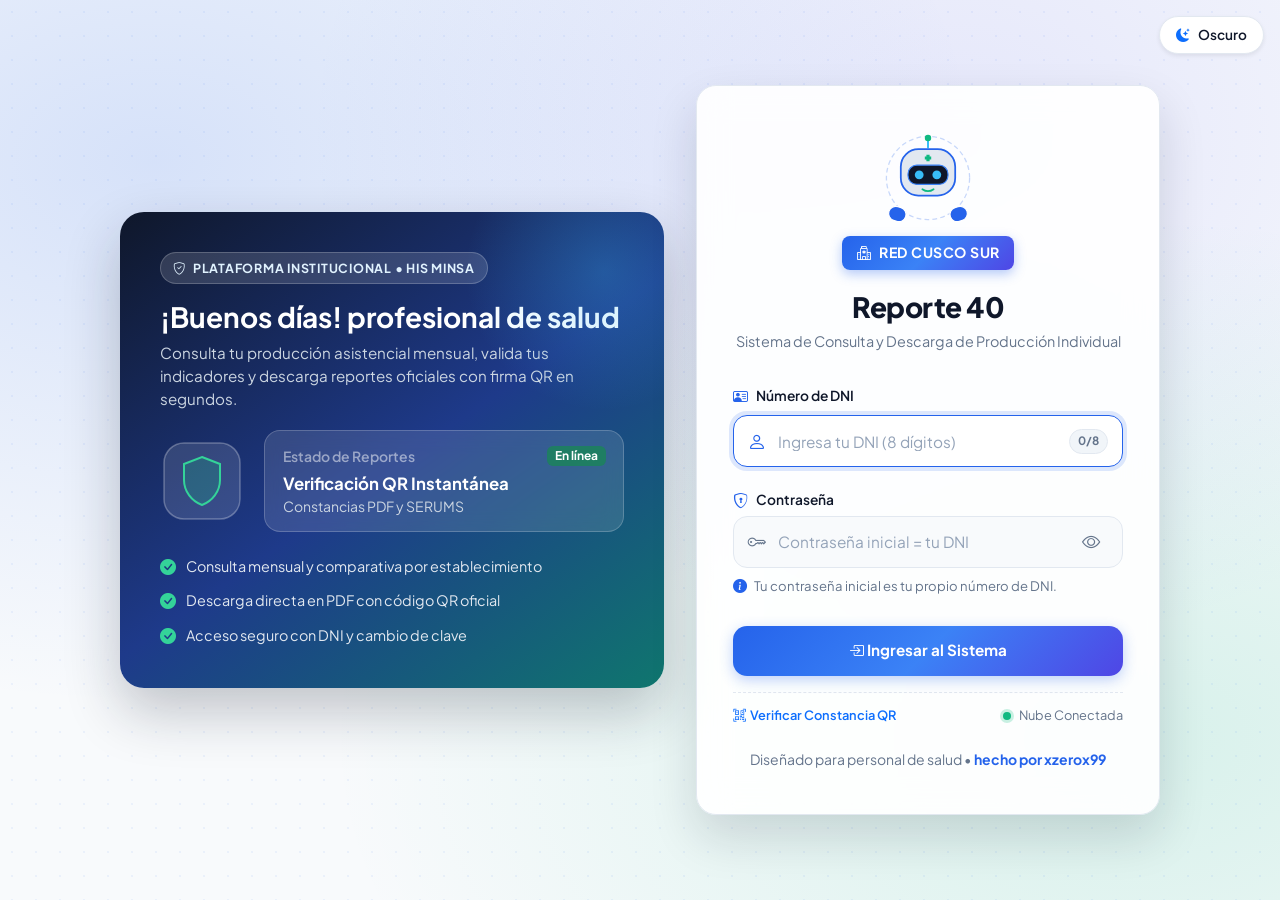
<file: index.html>
<!DOCTYPE html>
<html lang="es" data-theme="light">

<head>
  <meta charset="UTF-8">
  <meta name="viewport" content="width=device-width, initial-scale=1.0">
  <title>Acceso al Sistema — Reporte 40</title>

  <!-- Google Fonts: Plus Jakarta Sans -->
  <link rel="preconnect" href="https://fonts.googleapis.com">
  <link rel="preconnect" href="https://fonts.gstatic.com" crossorigin>
  <link href="https://fonts.googleapis.com/css2?family=Plus+Jakarta+Sans:wght@400;500;600;700;800&display=swap"
    rel="stylesheet">

  <!-- Bootstrap 5 CSS & Bootstrap Icons -->
  <link href="https://cdn.jsdelivr.net/npm/bootstrap@5.3.3/dist/css/bootstrap.min.css" rel="stylesheet">
  <link href="https://cdn.jsdelivr.net/npm/bootstrap-icons@1.11.3/font/bootstrap-icons.min.css" rel="stylesheet">

  <!-- Estilos del Sistema -->
  <link rel="stylesheet" href="css/styles.css?v=2.4">

  <!-- PWA Manifest & Meta -->
  <link rel="manifest" href="manifest.json">
  <meta name="theme-color" content="#2563eb">

  <!-- Datos del Sistema (Carga diferida para primer pintado instantáneo) -->
  <script src="data/demo_data.js" defer></script>
</head>

<body>

  <!-- Botón flotante para cambiar tema Claro/Oscuro -->
  <div class="position-fixed top-0 end-0 p-3" style="z-index: 1050;">
    <button class="theme-toggle-btn shadow-sm" type="button" aria-label="Cambiar tema">
      <i class="bi bi-moon-stars-fill text-primary"></i> <span>Oscuro</span>
    </button>
  </div>

  <div class="login-container login-split-layout">
    <div class="login-bg-mesh" aria-hidden="true"></div>
    <div class="login-split-grid">
      <!-- Panel Hero Institucional (Desktop) -->
      <div class="login-hero-panel fade-in" aria-hidden="true">
        <div class="login-hero-kicker">
          <i class="bi bi-shield-check"></i> Plataforma Institucional • HIS MINSA
        </div>
        <h2 class="h3 fw-bold mt-3 mb-2 text-white" id="loginGreeting">Bienvenido(a)</h2>
        <p class="mb-0" style="color: #cbd5e1; font-size: 0.95rem;">
          Consulta tu producción asistencial mensual, valida tus indicadores y descarga reportes oficiales con firma QR en segundos.
        </p>

        <div class="login-hero-svg-wrap">
          <svg width="84" height="84" viewBox="0 0 84 84" fill="none" xmlns="http://www.w3.org/2000/svg">
            <rect x="4" y="4" width="76" height="76" rx="20" fill="rgba(255,255,255,0.12)" stroke="rgba(255,255,255,0.28)" stroke-width="1.5"/>
            <path d="M42 18L60 25V41C60 52.5 52.2 62.3 42 66C31.8 62.3 24 52.5 24 41V25L42 18Z" fill="rgba(16,185,129,0.22)" stroke="#34d399" stroke-width="2"/>
            <path class="login-hero-ecg" d="M26 42H34L38 33L43 51L47 38L50 42H58" stroke="#f8fafc" stroke-width="2.4" stroke-linecap="round" stroke-linejoin="round"/>
          </svg>
          <div class="login-hero-float-card flex-grow-1">
            <div class="d-flex justify-content-between align-items-center mb-1">
              <span class="small fw-semibold text-white-50">Estado de Reportes</span>
              <span class="badge bg-success bg-opacity-75 text-white">En línea</span>
            </div>
            <div class="fw-bold text-white" style="font-size: 1.05rem;">Verificación QR Instantánea</div>
            <div class="small" style="color: #cbd5e1;">Constancias PDF y SERUMS</div>
          </div>
        </div>

        <div class="login-hero-highlights">
          <div class="login-hero-highlight">
            <i class="bi bi-check-circle-fill"></i>
            <span>Consulta mensual y comparativa por establecimiento</span>
          </div>
          <div class="login-hero-highlight">
            <i class="bi bi-check-circle-fill"></i>
            <span>Descarga directa en PDF con código QR oficial</span>
          </div>
          <div class="login-hero-highlight">
            <i class="bi bi-check-circle-fill"></i>
            <span>Acceso seguro con DNI y cambio de clave</span>
          </div>
        </div>
      </div>

      <div class="login-card login-card-glass fade-in" id="loginCardEl">
        <div class="login-header">
          <div id="medbotAvatar" class="medbot-wrap" data-state="idle" aria-hidden="true">
            <svg viewBox="0 0 120 120" class="medbot-svg">
              <circle cx="60" cy="60" r="52" class="medbot-ring"/>
              <line x1="60" y1="22" x2="60" y2="12" stroke="#38bdf8" stroke-width="2.5" stroke-linecap="round"/>
              <circle cx="60" cy="10" r="4" fill="#10b981"/>
              <rect x="26" y="24" width="68" height="58" rx="22" class="medbot-head"/>
              <path d="M58 31h4v8h-4zM56 33h8v4h-8z" fill="#10b981"/>
              <rect x="35" y="44" width="50" height="24" rx="11" class="medbot-visor"/>
              <g id="medbotPupils" class="medbot-pupil-wrap">
                <circle cx="49" cy="56" r="5.5" class="medbot-eye"/>
                <circle cx="71" cy="56" r="5.5" class="medbot-eye"/>
              </g>
              <path d="M53 74 Q60 79 67 74" fill="none" stroke="#10b981" stroke-width="2.2" stroke-linecap="round"/>
              <g class="medbot-hand-l">
                <rect x="22" y="64" width="22" height="18" rx="9" class="medbot-hand-rect"/>
              </g>
              <g class="medbot-hand-r">
                <rect x="76" y="64" width="22" height="18" rx="9" class="medbot-hand-rect"/>
              </g>
            </svg>
          </div>
          <div class="brand-badge mb-2">
            <i class="bi bi-hospital"></i> RED CUSCO SUR
          </div>
          <h1>Reporte 40</h1>
          <p>Sistema de Consulta y Descarga de Producción Individual</p>
        </div>

      <!-- Alertas -->
      <div id="loginAlert" class="alert-elegant d-none" role="alert"></div>

      <form id="loginForm" autocomplete="off">

        <!-- Campo DNI Elegante -->
        <div class="form-group-elegant">
          <label for="dniInput" class="form-label-elegant">
            <i class="bi bi-person-vcard"></i> Número de DNI
          </label>
          <div class="input-container-elegant">
            <span class="input-icon-lead">
              <i class="bi bi-person"></i>
            </span>
            <input type="text" id="dniInput" inputmode="numeric" placeholder="Ingresa tu DNI (8 dígitos)" maxlength="15" required autofocus>
            <span id="dniValidBadge" class="dni-valid-pill" aria-live="polite">0/8</span>
          </div>
        </div>

        <!-- Campo Contraseña Elegante -->
        <div class="form-group-elegant">
          <div class="d-flex justify-content-between align-items-center mb-1">
            <label for="passwordInput" class="form-label-elegant mb-0">
              <i class="bi bi-shield-lock"></i> Contraseña
            </label>
          </div>
          <div class="input-container-elegant">
            <span class="input-icon-lead">
              <i class="bi bi-key"></i>
            </span>
            <input type="password" id="passwordInput" placeholder="Contraseña inicial = tu DNI" required>
            <button class="btn-eye-toggle" type="button" id="togglePasswordBtn" title="Mostrar u ocultar contraseña">
              <i class="bi bi-eye"></i>
            </button>
          </div>
          <div class="input-hint-elegant">
            <i class="bi bi-info-circle-fill"></i>
            <span>Tu contraseña inicial es tu propio número de DNI.</span>
          </div>
        </div>

        <button type="submit" class="btn-primary-custom w-100 mt-2" id="loginSubmitBtn">
          <span id="btnText"><i class="bi bi-box-arrow-in-right"></i> Ingresar al Sistema</span>
          <span id="btnSpinner" class="spinner-border spinner-border-sm d-none" role="status" aria-hidden="true"></span>
        </button>
      </form>

      <div class="login-utility-row">
        <a href="validar.html" class="text-decoration-none fw-semibold text-primary d-inline-flex align-items-center gap-1">
          <i class="bi bi-qr-code-scan"></i> Verificar Constancia QR
        </a>
        <span id="loginConnBadge" class="text-muted d-inline-flex align-items-center gap-2">
          <span class="status-dot-live" aria-hidden="true"></span>
          <span>Sistema Activo</span>
        </span>
      </div>

      <div class="mt-3 pt-2 text-center small text-muted">
        <span>Diseñado para personal de salud</span> • <span class="footer-author">hecho por xzerox99</span>
      </div>
      </div>
    </div>
  </div>

  <!-- Scripts -->
  <script src="js/config.js?v=2.4"></script>
  <script src="js/utils.js?v=2.4"></script>
  <script src="js/theme.js?v=2.4"></script>
  <script src="js/auth.js?v=2.4"></script>
  <script src="js/api.js?v=2.4"></script>
  <script src="js/pwa.js?v=2.4"></script>

  <script>
    document.addEventListener("DOMContentLoaded", () => {
      // Si ya hay sesión activa, redirigir
      const user = Auth.getCurrentUser();
      if (user) {
        if (Auth.isAdmin()) {
          window.location.href = "admin.html";
        } else {
          window.location.href = "dashboard.html";
        }
        return;
      }

      const loginForm = document.getElementById("loginForm");
      const loginCardEl = document.getElementById("loginCardEl");
      const loginGreeting = document.getElementById("loginGreeting");
      const dniInput = document.getElementById("dniInput");
      const passwordInput = document.getElementById("passwordInput");
      const togglePasswordBtn = document.getElementById("togglePasswordBtn");
      const loginAlert = document.getElementById("loginAlert");
      const btnText = document.getElementById("btnText");
      const btnSpinner = document.getElementById("btnSpinner");
      const loginSubmitBtn = document.getElementById("loginSubmitBtn");

      if (loginGreeting && typeof Utils !== "undefined" && typeof Utils.getGreeting === "function") {
        loginGreeting.textContent = `${Utils.getGreeting()} profesional de salud`;
      }

      const medbotAvatar = document.getElementById("medbotAvatar");
      const medbotPupils = document.getElementById("medbotPupils");
      const dniValidBadge = document.getElementById("dniValidBadge");
      const loginConnBadge = document.getElementById("loginConnBadge");

      if (loginConnBadge && typeof CONFIG !== "undefined") {
        const isOnlineMode = CONFIG.API_URL && CONFIG.API_URL.trim().length > 10;
        loginConnBadge.innerHTML = `<span class="status-dot-live" aria-hidden="true"></span><span>${isOnlineMode ? "Nube Conectada" : "Modo Local"}</span>`;
      }

      function setMedbotState(state) {
        if (medbotAvatar) medbotAvatar.setAttribute("data-state", state);
      }

      function updateDniBadge() {
        if (!dniValidBadge) return;
        const cleanLen = dniInput.value.trim().length;
        if (cleanLen >= 8) {
          dniValidBadge.classList.add("is-valid");
          dniValidBadge.innerHTML = '<i class="bi bi-check-lg"></i> Válido';
        } else {
          dniValidBadge.classList.remove("is-valid");
          dniValidBadge.textContent = `${cleanLen}/8`;
        }
      }

      function updateMedbotGaze() {
        updateDniBadge();
        if (!medbotPupils) return;
        const len = Math.min(dniInput.value.length, 10);
        const offsetX = -3.5 + (len / 10) * 7;
        medbotPupils.style.transform = `translate(${offsetX.toFixed(2)}px, 2.5px)`;
      }

      function resetMedbotGaze() {
        if (medbotPupils) medbotPupils.style.transform = "translate(0px, 0px)";
      }

      dniInput.addEventListener("focus", () => {
        setMedbotState("dni");
        updateMedbotGaze();
      });
      dniInput.addEventListener("input", updateMedbotGaze);
      dniInput.addEventListener("blur", () => {
        resetMedbotGaze();
        if (document.activeElement !== passwordInput) setMedbotState("idle");
      });

      passwordInput.addEventListener("focus", () => {
        resetMedbotGaze();
        setMedbotState(passwordInput.getAttribute("type") === "text" ? "peek" : "pass");
      });
      passwordInput.addEventListener("blur", () => {
        setTimeout(() => {
          if (document.activeElement !== passwordInput && document.activeElement !== togglePasswordBtn) {
            setMedbotState("idle");
          }
        }, 120);
      });

      function triggerLoginShake() {
        if (!loginCardEl) return;
        loginCardEl.classList.remove("login-shake");
        void loginCardEl.offsetWidth;
        loginCardEl.classList.add("login-shake");
      }

      // Ver / ocultar contraseña
      togglePasswordBtn.addEventListener("click", () => {
        const isPassword = passwordInput.getAttribute("type") === "password";
        passwordInput.setAttribute("type", isPassword ? "text" : "password");
        togglePasswordBtn.innerHTML = isPassword ? '<i class="bi bi-eye-slash"></i>' : '<i class="bi bi-eye"></i>';
        setMedbotState(isPassword ? "peek" : "pass");
      });

      // Manejo de Login
      loginForm.addEventListener("submit", async (e) => {
        e.preventDefault();
        const dni = dniInput.value.trim();
        const password = passwordInput.value.trim();

        if (!dni || !password) return;

        loginAlert.className = "alert-elegant d-none";
        loginSubmitBtn.disabled = true;
        btnText.classList.add("d-none");
        btnSpinner.classList.remove("d-none");

        try {
          const res = await Api.callAppsScript("login", { dni, password });

          if (res.success && res.user) {
            Auth.setSession(res.user, res.token || null);
            try {
              if (typeof res.isDefaultPassword === "boolean") {
                sessionStorage.setItem("reporte40_is_default_pass", res.isDefaultPassword ? "1" : "0");
              } else {
                sessionStorage.removeItem("reporte40_is_default_pass");
              }
            } catch (e) { }
            if (res.ipress_control && typeof res.ipress_control === "object") {
              try {
                localStorage.setItem("reporte40_ipress_control", JSON.stringify(res.ipress_control));
                if (window.DEMO_DATA) window.DEMO_DATA.ipress_control = res.ipress_control;
              } catch (e) { }
            }
            if (res.anios_habilitados && Array.isArray(res.anios_habilitados)) {
              try {
                localStorage.setItem("reporte40_anios_habilitados", JSON.stringify(res.anios_habilitados));
              } catch (e) { }
            }
            if (res.comunicado && typeof res.comunicado === "object") {
              try {
                localStorage.setItem("comunicado_reporte40", JSON.stringify(res.comunicado));
              } catch (e) { }
            }
            loginAlert.className = "alert-elegant alert-success-elegant fade-in";
            loginAlert.innerHTML = `<i class="bi bi-check-circle-fill"></i> <span>¡Bienvenido(a), ${Utils.escapeHtml(res.user.nombre)}! Redirigiendo...</span>`;
            setMedbotState("success");

            btnSpinner.classList.add("d-none");
            btnText.classList.remove("d-none");
            btnText.innerHTML = `<svg width="20" height="20" viewBox="0 0 24 24" fill="none" class="me-1" style="vertical-align:-4px;"><circle cx="12" cy="12" r="10" fill="rgba(16,185,129,0.2)" stroke="#34d399" stroke-width="2"/><path class="login-success-check" d="M7.5 12.5L10.5 15.5L16.5 9.5" stroke="#ffffff" stroke-width="2.4" stroke-linecap="round" stroke-linejoin="round"/></svg> Acceso verificado`;

            setTimeout(() => {
              if (loginCardEl) loginCardEl.classList.add("login-card-exit");
            }, 340);

            setTimeout(() => {
              if (res.user.rol === "admin" || res.user.dni === CONFIG.ADMIN_DEFAULT_DNI) {
                window.location.href = "admin.html";
              } else {
                window.location.href = "dashboard.html";
              }
            }, 650);
          } else {
            loginAlert.className = "alert-elegant alert-danger-elegant fade-in";
            loginAlert.innerHTML = `<i class="bi bi-exclamation-triangle-fill"></i> <span>${Utils.escapeHtml(res.message || "Credenciales incorrectas")}</span>`;
            setMedbotState("error");
            triggerLoginShake();
            loginSubmitBtn.disabled = false;
            btnText.classList.remove("d-none");
            btnSpinner.classList.add("d-none");
          }
        } catch (err) {
          loginAlert.className = "alert-elegant alert-danger-elegant fade-in";
          loginAlert.innerHTML = `<i class="bi bi-exclamation-octagon-fill"></i> <span>Error al conectar con el servidor. Intenta de nuevo.</span>`;
          setMedbotState("error");
          triggerLoginShake();
          loginSubmitBtn.disabled = false;
          btnText.classList.remove("d-none");
          btnSpinner.classList.add("d-none");
        }
      });
    });
  </script>
</body>

</html>
</file>
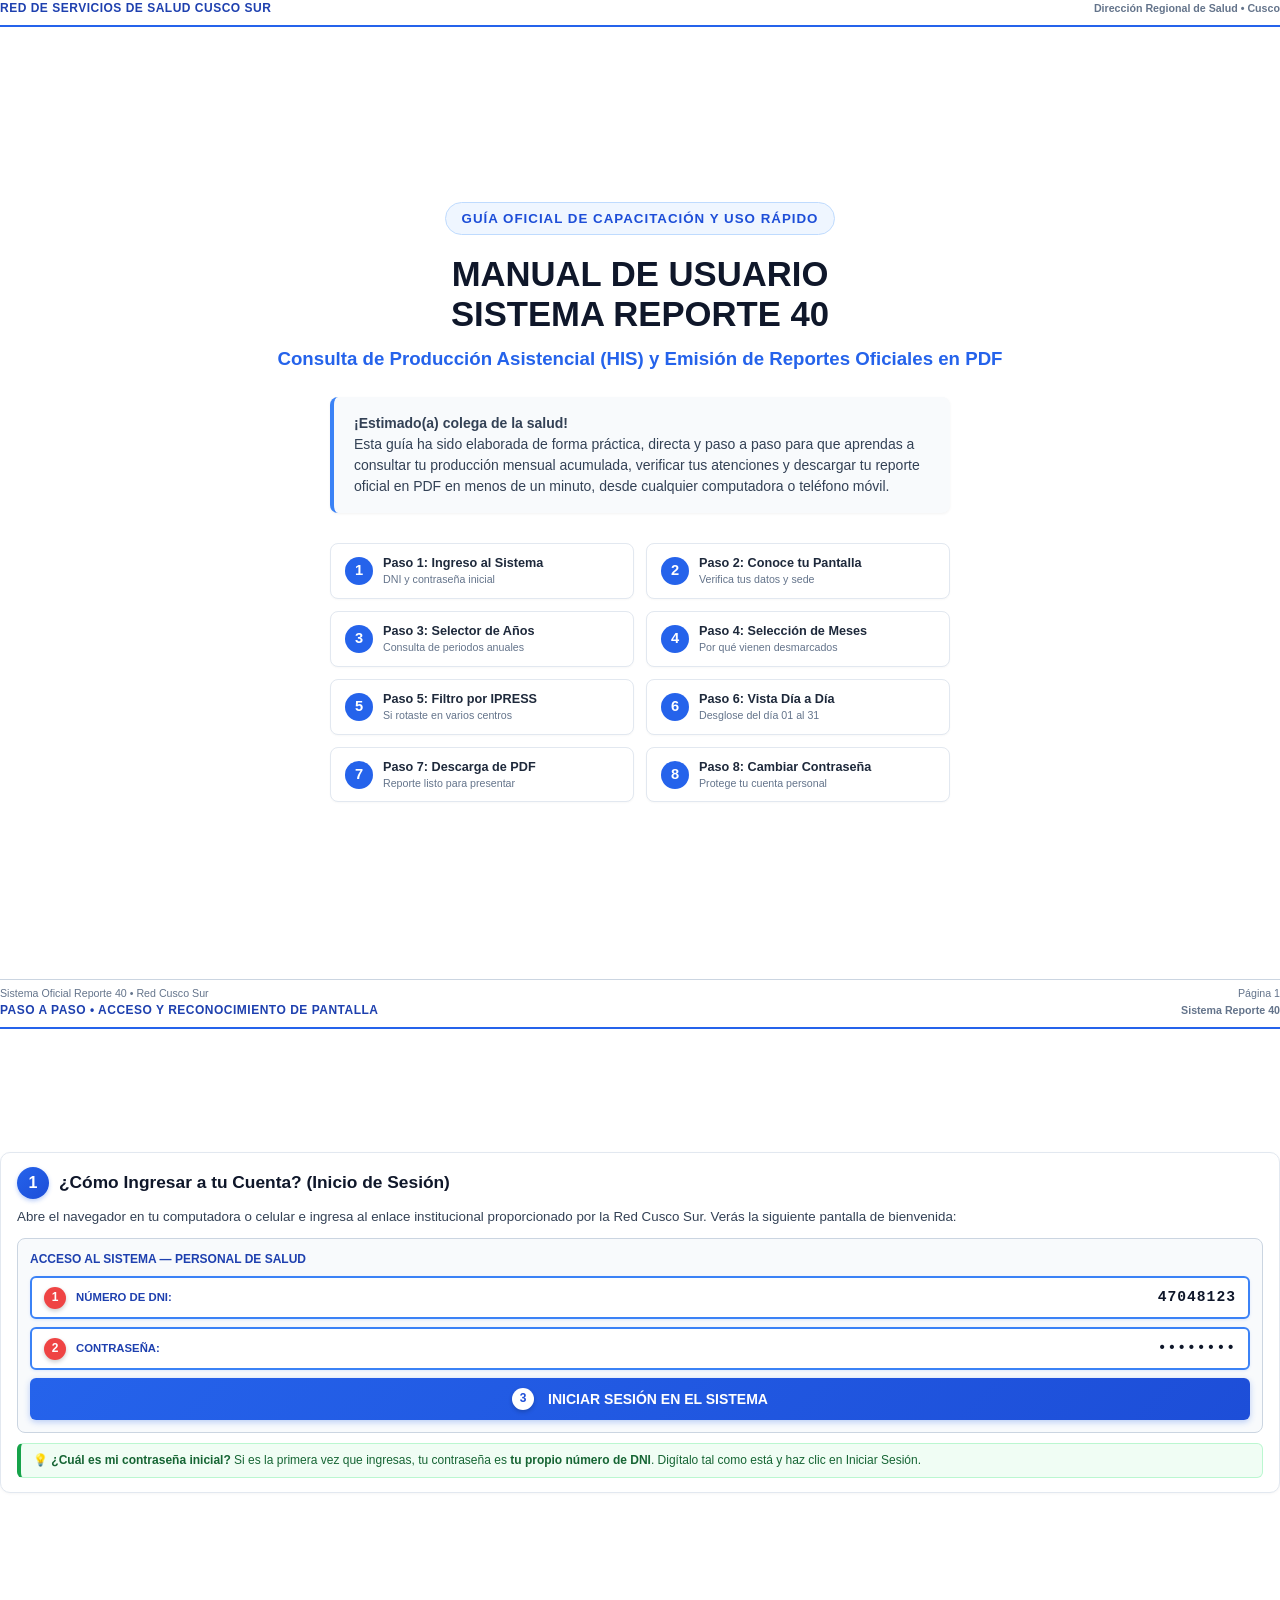
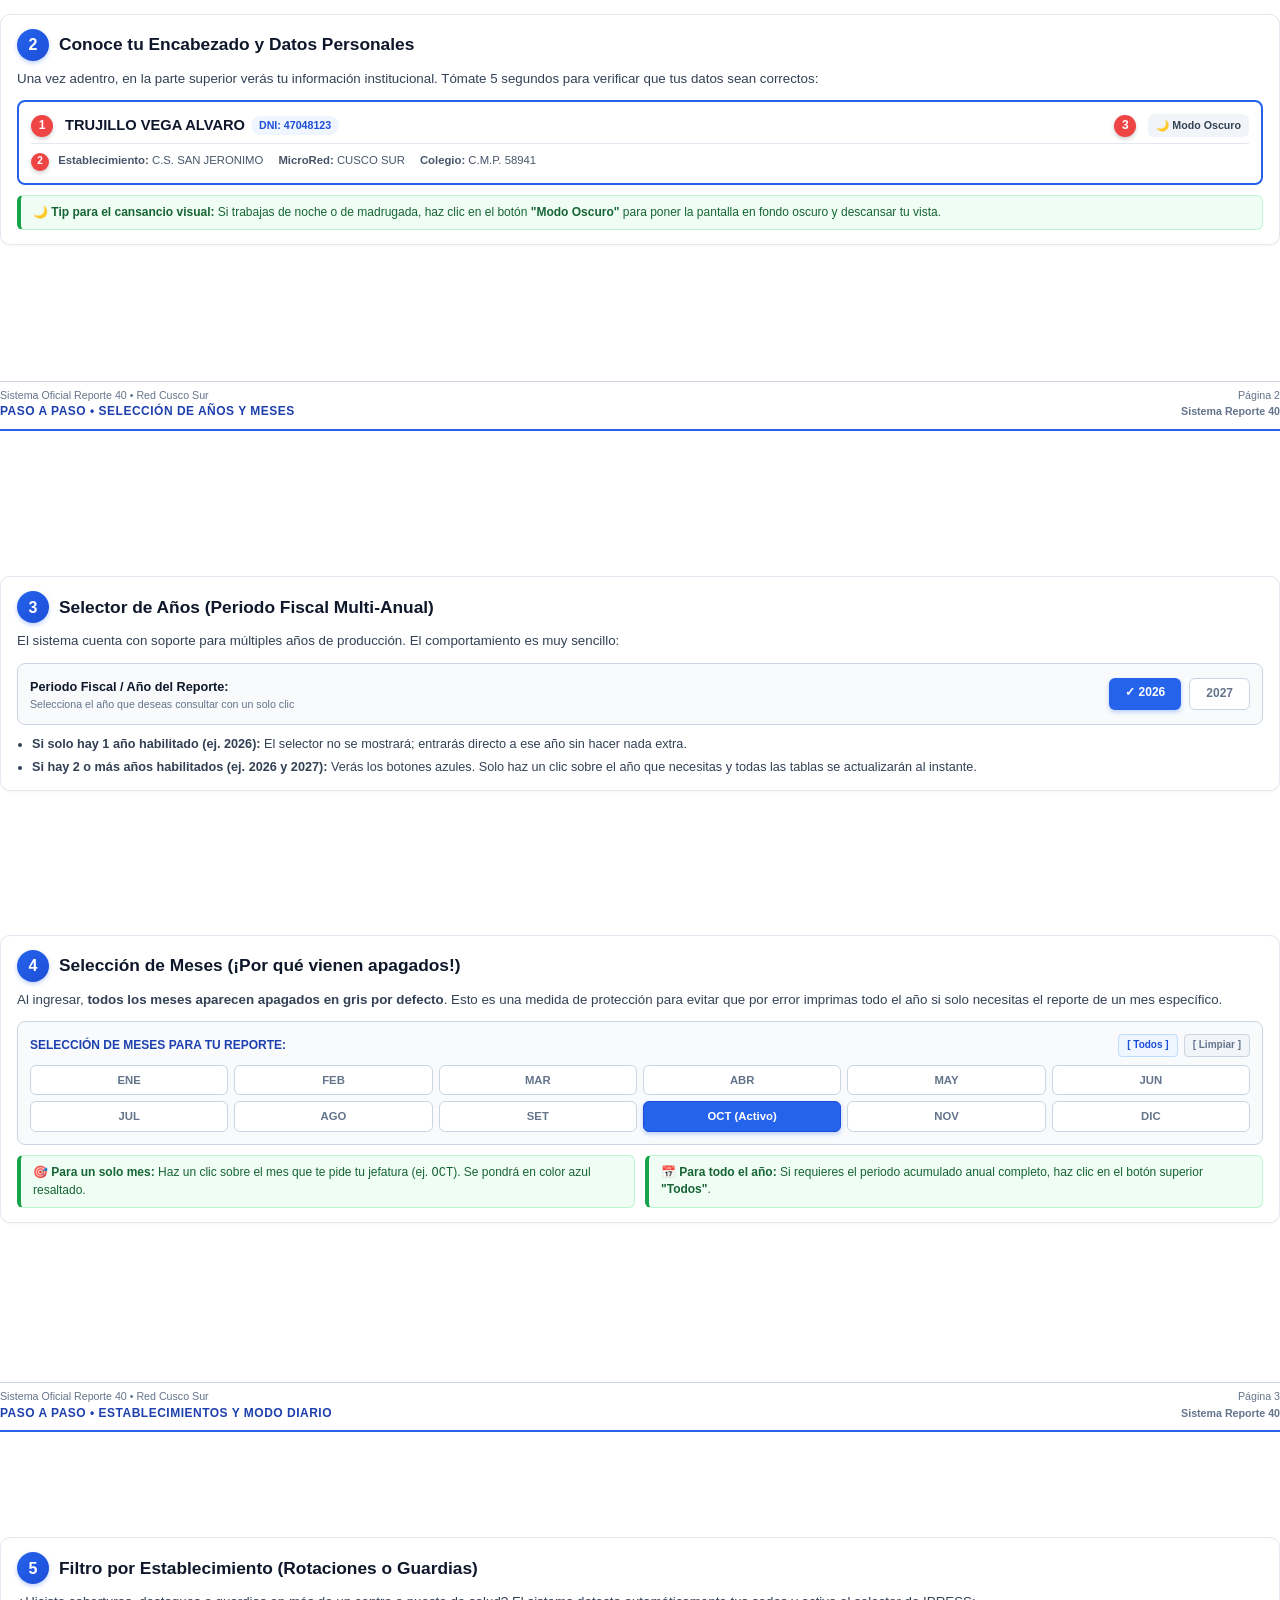
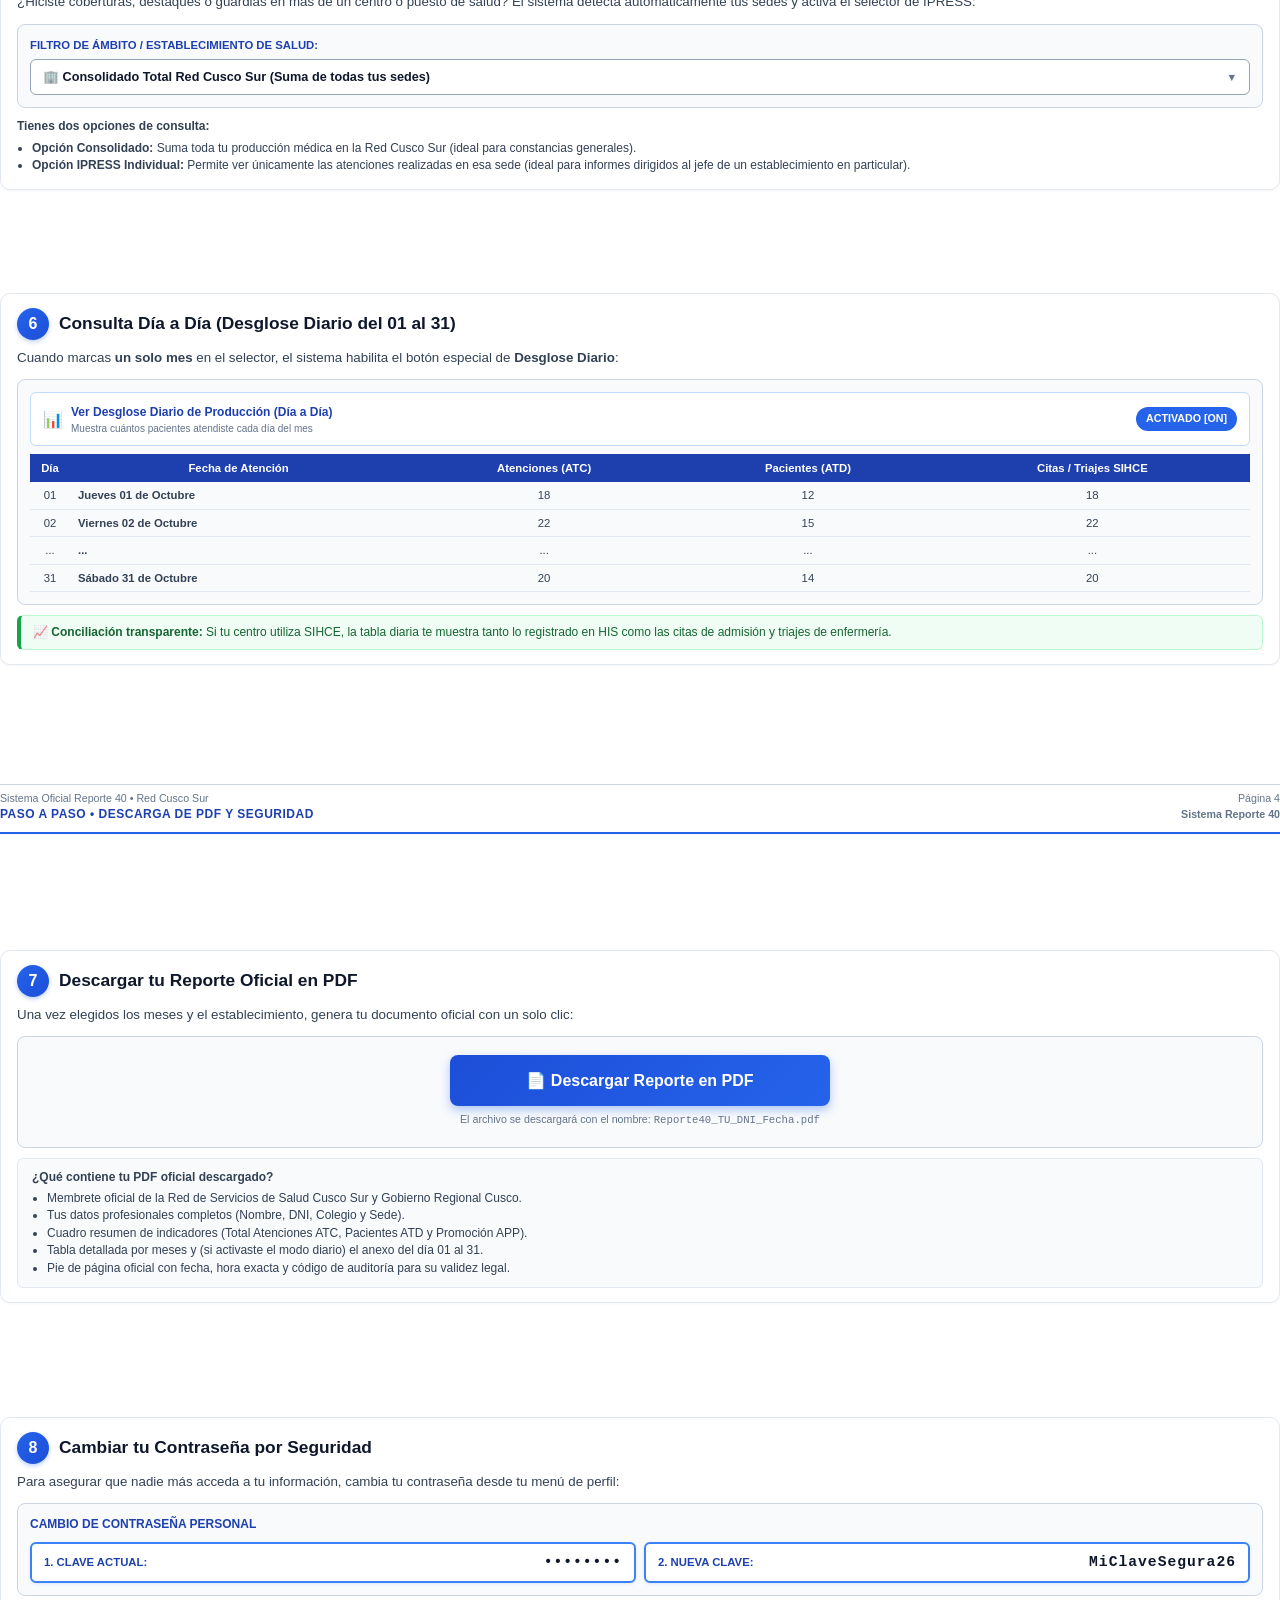
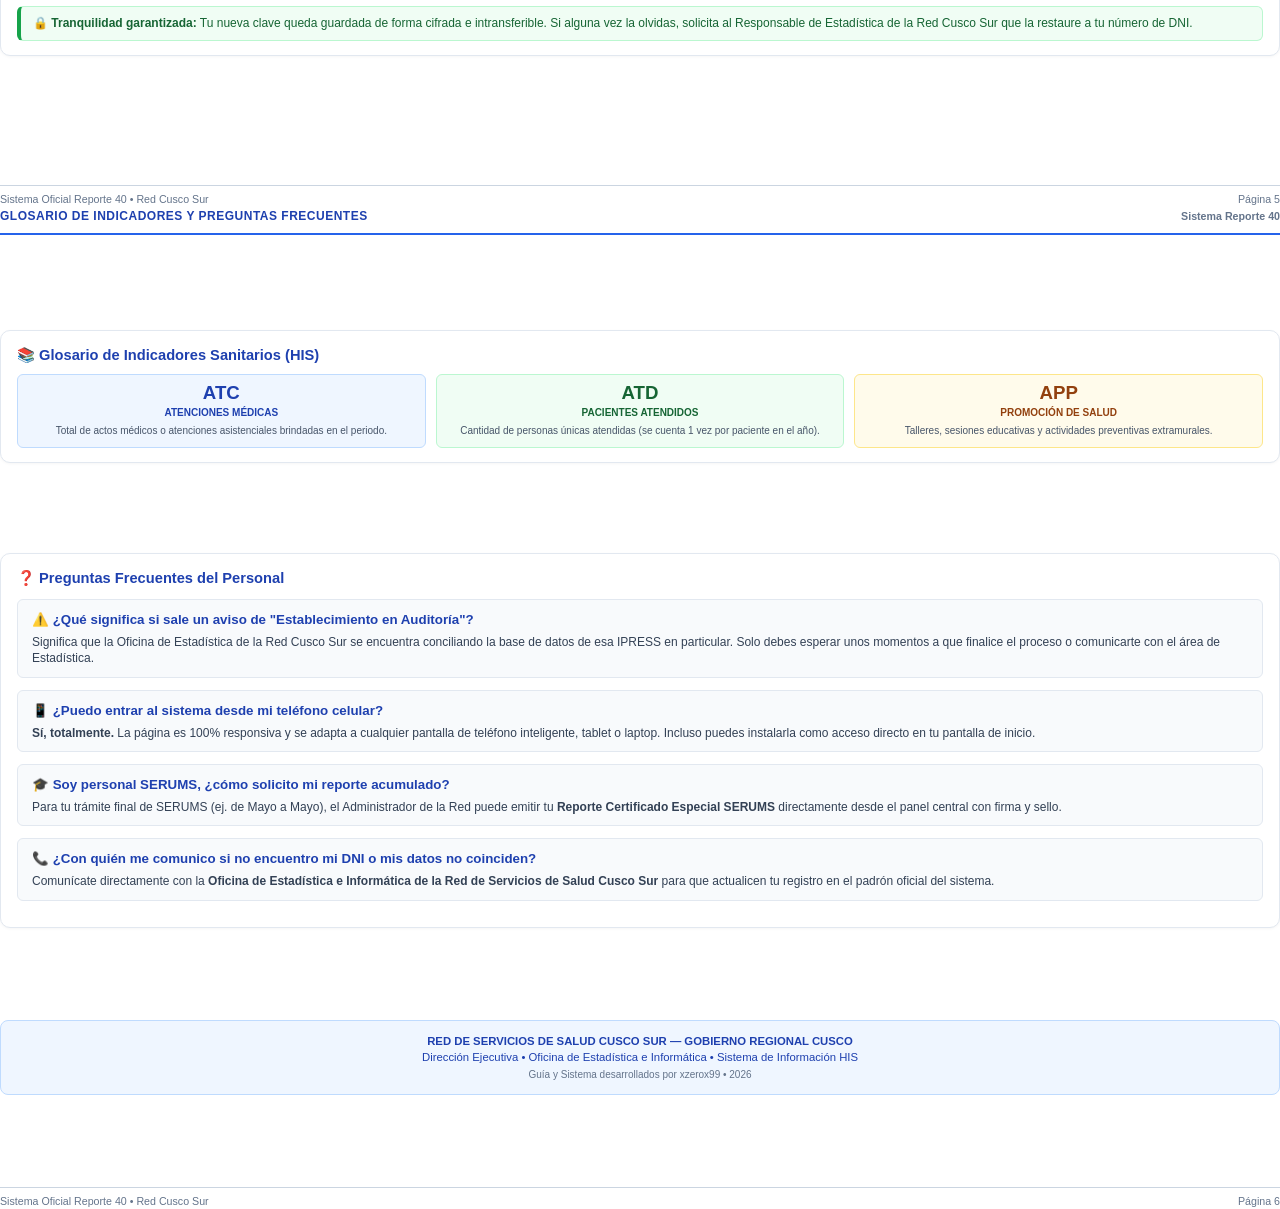
<file: manual_usuario_personal.html>
<!DOCTYPE html>
<html lang="es">
<head>
  <meta charset="UTF-8">
  <title>Manual de Usuario — Sistema Reporte 40</title>
  <style>
    @page {
      size: A4 portrait;
      margin: 12mm 14mm 14mm 14mm;
    }
    
    * {
      box-sizing: border-box;
      -webkit-print-color-adjust: exact !important;
      print-color-adjust: exact !important;
    }
    
    body {
      font-family: -apple-system, BlinkMacSystemFont, "Segoe UI", Roboto, Helvetica, Arial, sans-serif;
      margin: 0;
      padding: 0;
      color: #1e293b;
      background: #ffffff;
      font-size: 11pt;
      line-height: 1.45;
    }

    .page {
      page-break-after: always;
      position: relative;
      min-height: 265mm;
      display: flex;
      flex-direction: column;
      justify-content: space-between;
    }

    .page:last-child {
      page-break-after: avoid;
    }

    /* Encabezado de página */
    .header-bar {
      border-bottom: 2px solid #2563eb;
      padding-bottom: 8px;
      margin-bottom: 18px;
      display: flex;
      justify-content: space-between;
      align-items: center;
    }

    .header-title-left {
      font-size: 9pt;
      font-weight: 700;
      color: #1e40af;
      letter-spacing: 0.5px;
      text-transform: uppercase;
    }

    .header-title-right {
      font-size: 8pt;
      color: #64748b;
      font-weight: 600;
    }

    /* Pie de página */
    .footer-bar {
      border-top: 1px solid #cbd5e1;
      padding-top: 6px;
      margin-top: 15px;
      display: flex;
      justify-content: space-between;
      font-size: 8pt;
      color: #64748b;
    }

    /* Portada */
    .cover-container {
      text-align: center;
      padding: 30px 15px 10px 15px;
      flex-grow: 1;
      display: flex;
      flex-direction: column;
      justify-content: center;
      align-items: center;
    }

    .cover-badge {
      display: inline-block;
      background: #eff6ff;
      color: #1d4ed8;
      border: 1px solid #bfdbfe;
      padding: 6px 16px;
      border-radius: 20px;
      font-size: 10pt;
      font-weight: 700;
      letter-spacing: 1px;
      margin-bottom: 20px;
      text-transform: uppercase;
    }

    .cover-title {
      font-size: 26pt;
      font-weight: 900;
      color: #0f172a;
      line-height: 1.15;
      margin: 0 0 10px 0;
    }

    .cover-subtitle {
      font-size: 14pt;
      color: #2563eb;
      font-weight: 700;
      margin: 0 0 25px 0;
    }

    .cover-desc-box {
      background: #f8fafc;
      border-left: 4px solid #3b82f6;
      border-radius: 8px;
      padding: 16px 20px;
      max-width: 620px;
      text-align: left;
      color: #334155;
      font-size: 10.5pt;
      line-height: 1.5;
      margin-bottom: 30px;
      box-shadow: 0 1px 3px rgba(0,0,0,0.05);
    }

    .index-grid {
      display: grid;
      grid-template-columns: 1fr 1fr;
      gap: 12px;
      max-width: 620px;
      width: 100%;
      text-align: left;
      margin-bottom: 25px;
    }

    .index-card {
      background: #ffffff;
      border: 1px solid #e2e8f0;
      border-radius: 8px;
      padding: 10px 14px;
      display: flex;
      align-items: center;
      gap: 10px;
      box-shadow: 0 1px 2px rgba(0,0,0,0.03);
    }

    .index-num {
      background: #2563eb;
      color: #ffffff;
      font-weight: 800;
      font-size: 11pt;
      width: 28px;
      height: 28px;
      border-radius: 50%;
      display: flex;
      align-items: center;
      justify-content: center;
      flex-shrink: 0;
    }

    .index-text {
      font-size: 9.5pt;
      font-weight: 700;
      color: #1e293b;
    }

    .index-sub {
      font-size: 8pt;
      color: #64748b;
      font-weight: 400;
    }

    /* Secciones de Pasos */
    .step-section {
      background: #ffffff;
      border: 1px solid #e2e8f0;
      border-radius: 10px;
      padding: 14px 16px;
      margin-bottom: 16px;
      box-shadow: 0 1px 3px rgba(0,0,0,0.04);
    }

    .step-header {
      display: flex;
      align-items: center;
      gap: 10px;
      margin-bottom: 8px;
    }

    .step-circle {
      background: linear-gradient(135deg, #2563eb, #1d4ed8);
      color: #ffffff;
      font-weight: 900;
      font-size: 12pt;
      width: 32px;
      height: 32px;
      border-radius: 50%;
      display: flex;
      align-items: center;
      justify-content: center;
      flex-shrink: 0;
      box-shadow: 0 2px 4px rgba(37,99,235,0.3);
    }

    .step-title {
      font-size: 13pt;
      font-weight: 800;
      color: #0f172a;
      margin: 0;
    }

    .step-desc {
      font-size: 10pt;
      color: #334155;
      margin: 0 0 12px 0;
    }

    /* Simuladores Visuales de UI */
    .mock-container {
      background: #f8fafc;
      border: 1px solid #cbd5e1;
      border-radius: 8px;
      padding: 12px;
      margin-bottom: 10px;
      position: relative;
    }

    .callout-bubble {
      display: inline-flex;
      align-items: center;
      justify-content: center;
      background: #ef4444;
      color: #ffffff;
      font-weight: 800;
      font-size: 9pt;
      width: 22px;
      height: 22px;
      border-radius: 50%;
      margin-right: 6px;
      box-shadow: 0 2px 4px rgba(0,0,0,0.2);
      flex-shrink: 0;
    }

    .mock-input-group {
      background: #ffffff;
      border: 2px solid #3b82f6;
      border-radius: 6px;
      padding: 8px 12px;
      margin-bottom: 8px;
      display: flex;
      justify-content: space-between;
      align-items: center;
      box-shadow: 0 1px 3px rgba(59,130,246,0.15);
    }

    .mock-label {
      font-size: 8.5pt;
      font-weight: 700;
      color: #1e40af;
      text-transform: uppercase;
    }

    .mock-val {
      font-size: 11pt;
      font-weight: 800;
      color: #0f172a;
      font-family: monospace;
      letter-spacing: 1px;
    }

    .mock-btn-primary {
      background: linear-gradient(135deg, #2563eb, #1d4ed8);
      color: #ffffff;
      font-weight: 800;
      font-size: 10.5pt;
      text-align: center;
      padding: 10px;
      border-radius: 6px;
      box-shadow: 0 2px 6px rgba(37,99,235,0.3);
      display: flex;
      justify-content: center;
      align-items: center;
      gap: 8px;
    }

    .tip-box {
      background: #f0fdf4;
      border: 1px solid #bbf7d0;
      border-left: 4px solid #16a34a;
      border-radius: 6px;
      padding: 8px 12px;
      font-size: 9pt;
      color: #166534;
      margin-top: 8px;
      display: flex;
      align-items: center;
      gap: 8px;
    }

    .warning-box {
      background: #fffbeb;
      border: 1px solid #fde68a;
      border-left: 4px solid #d97706;
      border-radius: 6px;
      padding: 8px 12px;
      font-size: 9pt;
      color: #92400e;
      margin-top: 8px;
    }

    /* Meses mock */
    .months-mock-grid {
      display: grid;
      grid-template-columns: repeat(6, 1fr);
      gap: 6px;
      margin-top: 8px;
    }

    .month-pill {
      background: #ffffff;
      border: 1px solid #cbd5e1;
      border-radius: 6px;
      padding: 6px 4px;
      text-align: center;
      font-size: 8.5pt;
      font-weight: 700;
      color: #64748b;
    }

    .month-pill.active {
      background: #2563eb;
      color: #ffffff;
      border-color: #1d4ed8;
      box-shadow: 0 2px 4px rgba(37,99,235,0.3);
    }

    /* KPI Mock */
    .kpi-row {
      display: flex;
      gap: 10px;
      margin: 10px 0;
    }

    .kpi-card {
      flex: 1;
      padding: 8px 10px;
      border-radius: 6px;
      text-align: center;
    }

    .kpi-blue { background: #eff6ff; border: 1px solid #bfdbfe; color: #1e40af; }
    .kpi-green { background: #f0fdf4; border: 1px solid #bbf7d0; color: #166534; }
    .kpi-amber { background: #fffbeb; border: 1px solid #fde68a; color: #92400e; }

    .kpi-num { font-size: 14pt; font-weight: 900; line-height: 1.1; }
    .kpi-lbl { font-size: 7.5pt; font-weight: 700; text-transform: uppercase; margin-top: 2px; }

    /* Tabla resumen */
    .mini-table {
      width: 100%;
      border-collapse: collapse;
      font-size: 8.5pt;
      margin-top: 8px;
    }
    .mini-table th {
      background: #1e40af;
      color: #ffffff;
      padding: 6px 8px;
      text-align: center;
      font-weight: 700;
    }
    .mini-table td {
      padding: 5px 8px;
      border-bottom: 1px solid #e2e8f0;
      text-align: center;
      color: #334155;
    }
    .mini-table tr:nth-child(even) td { background: #f8fafc; }
    .mini-table td:nth-child(2) { text-align: left; font-weight: 700; }

    .faq-item {
      margin-bottom: 12px;
      background: #f8fafc;
      border: 1px solid #e2e8f0;
      border-radius: 6px;
      padding: 10px 14px;
    }

    .faq-q {
      font-weight: 800;
      font-size: 10pt;
      color: #1e40af;
      margin-bottom: 4px;
      display: flex;
      align-items: center;
      gap: 6px;
    }

    .faq-a {
      font-size: 9pt;
      color: #334155;
      line-height: 1.4;
    }
  </style>
</head>
<body>

  <!-- ============================================================= -->
  <!-- PÁGINA 1: PORTADA Y PRESENTACIÓN -->
  <!-- ============================================================= -->
  <div class="page">
    <div class="header-bar">
      <span class="header-title-left">Red de Servicios de Salud Cusco Sur</span>
      <span class="header-title-right">Dirección Regional de Salud • Cusco</span>
    </div>

    <div class="cover-container">
      <div class="cover-badge">Guía Oficial de Capacitación y Uso Rápido</div>
      <h1 class="cover-title">MANUAL DE USUARIO<br>SISTEMA REPORTE 40</h1>
      <div class="cover-subtitle">Consulta de Producción Asistencial (HIS) y Emisión de Reportes Oficiales en PDF</div>

      <div class="cover-desc-box">
        <strong>¡Estimado(a) colega de la salud!</strong><br>
        Esta guía ha sido elaborada de forma práctica, directa y paso a paso para que aprendas a consultar tu producción mensual acumulada, verificar tus atenciones y descargar tu reporte oficial en PDF en menos de un minuto, desde cualquier computadora o teléfono móvil.
      </div>

      <div class="index-grid">
        <div class="index-card">
          <div class="index-num">1</div>
          <div>
            <div class="index-text">Paso 1: Ingreso al Sistema</div>
            <div class="index-sub">DNI y contraseña inicial</div>
          </div>
        </div>

        <div class="index-card">
          <div class="index-num">2</div>
          <div>
            <div class="index-text">Paso 2: Conoce tu Pantalla</div>
            <div class="index-sub">Verifica tus datos y sede</div>
          </div>
        </div>

        <div class="index-card">
          <div class="index-num">3</div>
          <div>
            <div class="index-text">Paso 3: Selector de Años</div>
            <div class="index-sub">Consulta de periodos anuales</div>
          </div>
        </div>

        <div class="index-card">
          <div class="index-num">4</div>
          <div>
            <div class="index-text">Paso 4: Selección de Meses</div>
            <div class="index-sub">Por qué vienen desmarcados</div>
          </div>
        </div>

        <div class="index-card">
          <div class="index-num">5</div>
          <div>
            <div class="index-text">Paso 5: Filtro por IPRESS</div>
            <div class="index-sub">Si rotaste en varios centros</div>
          </div>
        </div>

        <div class="index-card">
          <div class="index-num">6</div>
          <div>
            <div class="index-text">Paso 6: Vista Día a Día</div>
            <div class="index-sub">Desglose del día 01 al 31</div>
          </div>
        </div>

        <div class="index-card">
          <div class="index-num">7</div>
          <div>
            <div class="index-text">Paso 7: Descarga de PDF</div>
            <div class="index-sub">Reporte listo para presentar</div>
          </div>
        </div>

        <div class="index-card">
          <div class="index-num">8</div>
          <div>
            <div class="index-text">Paso 8: Cambiar Contraseña</div>
            <div class="index-sub">Protege tu cuenta personal</div>
          </div>
        </div>
      </div>
    </div>

    <div class="footer-bar">
      <span>Sistema Oficial Reporte 40 • Red Cusco Sur</span>
      <span>Página 1</span>
    </div>
  </div>

  <!-- ============================================================= -->
  <!-- PÁGINA 2: PASO 1 Y PASO 2 -->
  <!-- ============================================================= -->
  <div class="page">
    <div class="header-bar">
      <span class="header-title-left">Paso a Paso • Acceso y Reconocimiento de Pantalla</span>
      <span class="header-title-right">Sistema Reporte 40</span>
    </div>

    <!-- PASO 1 -->
    <div class="step-section">
      <div class="step-header">
        <div class="step-circle">1</div>
        <h2 class="step-title">¿Cómo Ingresar a tu Cuenta? (Inicio de Sesión)</h2>
      </div>
      <p class="step-desc">
        Abre el navegador en tu computadora o celular e ingresa al enlace institucional proporcionado por la Red Cusco Sur. Verás la siguiente pantalla de bienvenida:
      </p>

      <div class="mock-container">
        <div style="font-weight: 800; color: #1e40af; margin-bottom: 8px; font-size: 9pt;">
          ACCESO AL SISTEMA — PERSONAL DE SALUD
        </div>
        
        <div class="mock-input-group">
          <div>
            <span class="callout-bubble">1</span>
            <span class="mock-label">Número de DNI:</span>
          </div>
          <span class="mock-val">47048123</span>
        </div>

        <div class="mock-input-group">
          <div>
            <span class="callout-bubble">2</span>
            <span class="mock-label">Contraseña:</span>
          </div>
          <span class="mock-val">••••••••</span>
        </div>

        <div class="mock-btn-primary">
          <span class="callout-bubble" style="background:#ffffff; color:#1d4ed8;">3</span>
          INICIAR SESIÓN EN EL SISTEMA
        </div>
      </div>

      <div class="tip-box">
        <span>💡 <strong>¿Cuál es mi contraseña inicial?</strong> Si es la primera vez que ingresas, tu contraseña es <strong>tu propio número de DNI</strong>. Digítalo tal como está y haz clic en Iniciar Sesión.</span>
      </div>
    </div>

    <!-- PASO 2 -->
    <div class="step-section">
      <div class="step-header">
        <div class="step-circle">2</div>
        <h2 class="step-title">Conoce tu Encabezado y Datos Personales</h2>
      </div>
      <p class="step-desc">
        Una vez adentro, en la parte superior verás tu información institucional. Tómate 5 segundos para verificar que tus datos sean correctos:
      </p>

      <div class="mock-container" style="background: #ffffff; border: 2px solid #2563eb;">
        <div style="display:flex; justify-content:space-between; align-items:center; border-bottom:1px solid #e2e8f0; padding-bottom:6px; margin-bottom:8px;">
          <div style="display:flex; align-items:center; gap:6px;">
            <span class="callout-bubble">1</span>
            <strong style="color:#0f172a; font-size:11pt;">TRUJILLO VEGA ALVARO</strong>
            <span style="background:#eff6ff; color:#1d4ed8; padding:2px 8px; border-radius:12px; font-size:8pt; font-weight:700;">DNI: 47048123</span>
          </div>
          <div style="display:flex; align-items:center; gap:6px;">
            <span class="callout-bubble">3</span>
            <span style="background:#f1f5f9; padding:4px 8px; border-radius:6px; font-size:8pt; font-weight:700; color:#334155;">🌙 Modo Oscuro</span>
          </div>
        </div>

        <div style="display:flex; gap:15px; font-size:8.5pt; color:#475569;">
          <div><span class="callout-bubble" style="width:18px;height:18px;font-size:7.5pt;">2</span> <strong>Establecimiento:</strong> C.S. SAN JERONIMO</div>
          <div><strong>MicroRed:</strong> CUSCO SUR</div>
          <div><strong>Colegio:</strong> C.M.P. 58941</div>
        </div>
      </div>

      <div class="tip-box">
        <span>🌙 <strong>Tip para el cansancio visual:</strong> Si trabajas de noche o de madrugada, haz clic en el botón <strong>"Modo Oscuro"</strong> para poner la pantalla en fondo oscuro y descansar tu vista.</span>
      </div>
    </div>

    <div class="footer-bar">
      <span>Sistema Oficial Reporte 40 • Red Cusco Sur</span>
      <span>Página 2</span>
    </div>
  </div>

  <!-- ============================================================= -->
  <!-- PÁGINA 3: PASO 3 Y PASO 4 -->
  <!-- ============================================================= -->
  <div class="page">
    <div class="header-bar">
      <span class="header-title-left">Paso a Paso • Selección de Años y Meses</span>
      <span class="header-title-right">Sistema Reporte 40</span>
    </div>

    <!-- PASO 3 -->
    <div class="step-section">
      <div class="step-header">
        <div class="step-circle">3</div>
        <h2 class="step-title">Selector de Años (Periodo Fiscal Multi-Anual)</h2>
      </div>
      <p class="step-desc">
        El sistema cuenta con soporte para múltiples años de producción. El comportamiento es muy sencillo:
      </p>

      <div class="mock-container">
        <div style="display:flex; justify-content:space-between; align-items:center;">
          <div>
            <strong style="color:#0f172a; font-size:9.5pt;">Periodo Fiscal / Año del Reporte:</strong>
            <div style="color:#64748b; font-size:8pt;">Selecciona el año que deseas consultar con un solo clic</div>
          </div>
          <div style="display:flex; gap:8px;">
            <div style="background:#2563eb; color:#ffffff; font-weight:800; padding:6px 16px; border-radius:6px; font-size:9pt; box-shadow:0 2px 4px rgba(37,99,235,0.3);">
              ✓ 2026
            </div>
            <div style="background:#ffffff; color:#64748b; font-weight:700; border:1px solid #cbd5e1; padding:6px 16px; border-radius:6px; font-size:9pt;">
              2027
            </div>
          </div>
        </div>
      </div>

      <ul style="font-size:9.5pt; color:#334155; margin:8px 0 0 15px; padding:0;">
        <li style="margin-bottom:4px;"><strong>Si solo hay 1 año habilitado (ej. 2026):</strong> El selector no se mostrará; entrarás directo a ese año sin hacer nada extra.</li>
        <li><strong>Si hay 2 o más años habilitados (ej. 2026 y 2027):</strong> Verás los botones azules. Solo haz un clic sobre el año que necesitas y todas las tablas se actualizarán al instante.</li>
      </ul>
    </div>

    <!-- PASO 4 -->
    <div class="step-section">
      <div class="step-header">
        <div class="step-circle">4</div>
        <h2 class="step-title">Selección de Meses (¡Por qué vienen apagados!)</h2>
      </div>
      <p class="step-desc">
        Al ingresar, <strong>todos los meses aparecen apagados en gris por defecto</strong>. Esto es una medida de protección para evitar que por error imprimas todo el año si solo necesitas el reporte de un mes específico.
      </p>

      <div class="mock-container">
        <div style="display:flex; justify-content:space-between; align-items:center; margin-bottom:8px;">
          <span style="font-size:9pt; font-weight:800; color:#1e40af;">SELECCIÓN DE MESES PARA TU REPORTE:</span>
          <div style="display:flex; gap:6px;">
            <span style="background:#eff6ff; color:#1d4ed8; border:1px solid #bfdbfe; font-size:7.5pt; font-weight:700; padding:3px 8px; border-radius:4px;">
              [ Todos ]
            </span>
            <span style="background:#f1f5f9; color:#64748b; border:1px solid #cbd5e1; font-size:7.5pt; font-weight:700; padding:3px 8px; border-radius:4px;">
              [ Limpiar ]
            </span>
          </div>
        </div>

        <div class="months-mock-grid">
          <div class="month-pill">ENE</div>
          <div class="month-pill">FEB</div>
          <div class="month-pill">MAR</div>
          <div class="month-pill">ABR</div>
          <div class="month-pill">MAY</div>
          <div class="month-pill">JUN</div>
          <div class="month-pill">JUL</div>
          <div class="month-pill">AGO</div>
          <div class="month-pill">SET</div>
          <div class="month-pill active">OCT (Activo)</div>
          <div class="month-pill">NOV</div>
          <div class="month-pill">DIC</div>
        </div>
      </div>

      <div style="display:grid; grid-template-columns: 1fr 1fr; gap:10px; margin-top:8px;">
        <div class="tip-box" style="margin-top:0;">
          <span>🎯 <strong>Para un solo mes:</strong> Haz un clic sobre el mes que te pide tu jefatura (ej. <code>OCT</code>). Se pondrá en color azul resaltado.</span>
        </div>
        <div class="tip-box" style="margin-top:0;">
          <span>📅 <strong>Para todo el año:</strong> Si requieres el periodo acumulado anual completo, haz clic en el botón superior <strong>"Todos"</strong>.</span>
        </div>
      </div>
    </div>

    <div class="footer-bar">
      <span>Sistema Oficial Reporte 40 • Red Cusco Sur</span>
      <span>Página 3</span>
    </div>
  </div>

  <!-- ============================================================= -->
  <!-- PÁGINA 4: PASO 5 Y PASO 6 -->
  <!-- ============================================================= -->
  <div class="page">
    <div class="header-bar">
      <span class="header-title-left">Paso a Paso • Establecimientos y Modo Diario</span>
      <span class="header-title-right">Sistema Reporte 40</span>
    </div>

    <!-- PASO 5 -->
    <div class="step-section">
      <div class="step-header">
        <div class="step-circle">5</div>
        <h2 class="step-title">Filtro por Establecimiento (Rotaciones o Guardias)</h2>
      </div>
      <p class="step-desc">
        ¿Hiciste coberturas, destaques o guardias en más de un centro o puesto de salud? El sistema detecta automáticamente tus sedes y activa el selector de IPRESS:
      </p>

      <div class="mock-container">
        <div style="font-size:8.5pt; font-weight:700; color:#1e40af; margin-bottom:6px;">
          FILTRO DE ÁMBITO / ESTABLECIMIENTO DE SALUD:
        </div>
        <div style="background:#ffffff; border:1px solid #94a3b8; border-radius:6px; padding:8px 12px; display:flex; justify-content:space-between; align-items:center;">
          <span style="font-size:9.5pt; font-weight:700; color:#0f172a;">
            🏢 Consolidado Total Red Cusco Sur (Suma de todas tus sedes)
          </span>
          <span style="color:#64748b; font-size:8pt;">▼</span>
        </div>
      </div>

      <div style="font-size:9pt; color:#334155; margin-top:6px;">
        <strong>Tienes dos opciones de consulta:</strong>
        <ul style="margin:4px 0 0 15px; padding:0;">
          <li><strong>Opción Consolidado:</strong> Suma toda tu producción médica en la Red Cusco Sur (ideal para constancias generales).</li>
          <li><strong>Opción IPRESS Individual:</strong> Permite ver únicamente las atenciones realizadas en esa sede (ideal para informes dirigidos al jefe de un establecimiento en particular).</li>
        </ul>
      </div>
    </div>

    <!-- PASO 6 -->
    <div class="step-section">
      <div class="step-header">
        <div class="step-circle">6</div>
        <h2 class="step-title">Consulta Día a Día (Desglose Diario del 01 al 31)</h2>
      </div>
      <p class="step-desc">
        Cuando marcas <strong>un solo mes</strong> en el selector, el sistema habilita el botón especial de <strong>Desglose Diario</strong>:
      </p>

      <div class="mock-container">
        <div style="display:flex; justify-content:space-between; align-items:center; background:#ffffff; border:1px solid #bfdbfe; border-radius:6px; padding:8px 12px; margin-bottom:8px;">
          <div style="display:flex; align-items:center; gap:8px;">
            <span style="font-size:12pt;">📊</span>
            <div>
              <strong style="color:#1e40af; font-size:9pt;">Ver Desglose Diario de Producción (Día a Día)</strong>
              <div style="color:#64748b; font-size:7.5pt;">Muestra cuántos pacientes atendiste cada día del mes</div>
            </div>
          </div>
          <div style="background:#2563eb; color:#fff; font-size:8pt; font-weight:700; padding:4px 10px; border-radius:12px;">
            ACTIVADO [ON]
          </div>
        </div>

        <table class="mini-table">
          <thead>
            <tr>
              <th style="width:40px;">Día</th>
              <th>Fecha de Atención</th>
              <th>Atenciones (ATC)</th>
              <th>Pacientes (ATD)</th>
              <th>Citas / Triajes SIHCE</th>
            </tr>
          </thead>
          <tbody>
            <tr><td>01</td><td>Jueves 01 de Octubre</td><td>18</td><td>12</td><td>18</td></tr>
            <tr><td>02</td><td>Viernes 02 de Octubre</td><td>22</td><td>15</td><td>22</td></tr>
            <tr><td>...</td><td>...</td><td>...</td><td>...</td><td>...</td></tr>
            <tr><td>31</td><td>Sábado 31 de Octubre</td><td>20</td><td>14</td><td>20</td></tr>
          </tbody>
        </table>
      </div>

      <div class="tip-box">
        <span>📈 <strong>Conciliación transparente:</strong> Si tu centro utiliza SIHCE, la tabla diaria te muestra tanto lo registrado en HIS como las citas de admisión y triajes de enfermería.</span>
      </div>
    </div>

    <div class="footer-bar">
      <span>Sistema Oficial Reporte 40 • Red Cusco Sur</span>
      <span>Página 4</span>
    </div>
  </div>

  <!-- ============================================================= -->
  <!-- PÁGINA 5: PASO 7 Y PASO 8 -->
  <!-- ============================================================= -->
  <div class="page">
    <div class="header-bar">
      <span class="header-title-left">Paso a Paso • Descarga de PDF y Seguridad</span>
      <span class="header-title-right">Sistema Reporte 40</span>
    </div>

    <!-- PASO 7 -->
    <div class="step-section">
      <div class="step-header">
        <div class="step-circle">7</div>
        <h2 class="step-title">Descargar tu Reporte Oficial en PDF</h2>
      </div>
      <p class="step-desc">
        Una vez elegidos los meses y el establecimiento, genera tu documento oficial con un solo clic:
      </p>

      <div class="mock-container" style="text-align:center; padding:18px;">
        <div style="background: linear-gradient(135deg, #1d4ed8, #2563eb); color:#ffffff; font-weight:900; font-size:12pt; padding:14px; border-radius:8px; box-shadow:0 4px 10px rgba(37,99,235,0.35); display:inline-block; max-width:380px; width:100%;">
          📄 Descargar Reporte en PDF
        </div>
        <div style="color:#64748b; font-size:8pt; margin-top:6px;">
          El archivo se descargará con el nombre: <code>Reporte40_TU_DNI_Fecha.pdf</code>
        </div>
      </div>

      <div style="background:#f8fafc; border:1px solid #e2e8f0; border-radius:6px; padding:10px 14px; font-size:9pt; color:#334155;">
        <strong>¿Qué contiene tu PDF oficial descargado?</strong>
        <ul style="margin:4px 0 0 15px; padding:0;">
          <li>Membrete oficial de la Red de Servicios de Salud Cusco Sur y Gobierno Regional Cusco.</li>
          <li>Tus datos profesionales completos (Nombre, DNI, Colegio y Sede).</li>
          <li>Cuadro resumen de indicadores (Total Atenciones ATC, Pacientes ATD y Promoción APP).</li>
          <li>Tabla detallada por meses y (si activaste el modo diario) el anexo del día 01 al 31.</li>
          <li>Pie de página oficial con fecha, hora exacta y código de auditoría para su validez legal.</li>
        </ul>
      </div>
    </div>

    <!-- PASO 8 -->
    <div class="step-section">
      <div class="step-header">
        <div class="step-circle">8</div>
        <h2 class="step-title">Cambiar tu Contraseña por Seguridad</h2>
      </div>
      <p class="step-desc">
        Para asegurar que nadie más acceda a tu información, cambia tu contraseña desde tu menú de perfil:
      </p>

      <div class="mock-container">
        <div style="font-size:9pt; font-weight:800; color:#1e40af; margin-bottom:8px;">
          CAMBIO DE CONTRASEÑA PERSONAL
        </div>
        <div style="display:grid; grid-template-columns:1fr 1fr; gap:8px;">
          <div class="mock-input-group" style="margin-bottom:0;">
            <span class="mock-label">1. Clave Actual:</span>
            <span class="mock-val">••••••••</span>
          </div>
          <div class="mock-input-group" style="margin-bottom:0;">
            <span class="mock-label">2. Nueva Clave:</span>
            <span class="mock-val">MiClaveSegura26</span>
          </div>
        </div>
      </div>

      <div class="tip-box">
        <span>🔒 <strong>Tranquilidad garantizada:</strong> Tu nueva clave queda guardada de forma cifrada e intransferible. Si alguna vez la olvidas, solicita al Responsable de Estadística de la Red Cusco Sur que la restaure a tu número de DNI.</span>
      </div>
    </div>

    <div class="footer-bar">
      <span>Sistema Oficial Reporte 40 • Red Cusco Sur</span>
      <span>Página 5</span>
    </div>
  </div>

  <!-- ============================================================= -->
  <!-- PÁGINA 6: GLOSARIO Y PREGUNTAS FRECUENTES -->
  <!-- ============================================================= -->
  <div class="page">
    <div class="header-bar">
      <span class="header-title-left">Glosario de Indicadores y Preguntas Frecuentes</span>
      <span class="header-title-right">Sistema Reporte 40</span>
    </div>

    <!-- GLOSARIO -->
    <div class="step-section" style="margin-bottom:14px;">
      <h3 style="font-size:11pt; font-weight:800; color:#1e40af; margin:0 0 8px 0;">
        📚 Glosario de Indicadores Sanitarios (HIS)
      </h3>
      <div class="kpi-row" style="margin:0;">
        <div class="kpi-card kpi-blue">
          <div class="kpi-num">ATC</div>
          <div class="kpi-lbl">Atenciones Médicas</div>
          <p style="font-size:7.5pt; color:#475569; margin:4px 0 0 0;">Total de actos médicos o atenciones asistenciales brindadas en el periodo.</p>
        </div>
        <div class="kpi-card kpi-green">
          <div class="kpi-num">ATD</div>
          <div class="kpi-lbl">Pacientes Atendidos</div>
          <p style="font-size:7.5pt; color:#475569; margin:4px 0 0 0;">Cantidad de personas únicas atendidas (se cuenta 1 vez por paciente en el año).</p>
        </div>
        <div class="kpi-card kpi-amber">
          <div class="kpi-num">APP</div>
          <div class="kpi-lbl">Promoción de Salud</div>
          <p style="font-size:7.5pt; color:#475569; margin:4px 0 0 0;">Talleres, sesiones educativas y actividades preventivas extramurales.</p>
        </div>
      </div>
    </div>

    <!-- PREGUNTAS FRECUENTES -->
    <div class="step-section">
      <h3 style="font-size:11pt; font-weight:800; color:#1e40af; margin:0 0 10px 0;">
        ❓ Preguntas Frecuentes del Personal
      </h3>

      <div class="faq-item">
        <div class="faq-q">⚠️ ¿Qué significa si sale un aviso de "Establecimiento en Auditoría"?</div>
        <div class="faq-a">
          Significa que la Oficina de Estadística de la Red Cusco Sur se encuentra conciliando la base de datos de esa IPRESS en particular. Solo debes esperar unos momentos a que finalice el proceso o comunicarte con el área de Estadística.
        </div>
      </div>

      <div class="faq-item">
        <div class="faq-q">📱 ¿Puedo entrar al sistema desde mi teléfono celular?</div>
        <div class="faq-a">
          <strong>Sí, totalmente.</strong> La página es 100% responsiva y se adapta a cualquier pantalla de teléfono inteligente, tablet o laptop. Incluso puedes instalarla como acceso directo en tu pantalla de inicio.
        </div>
      </div>

      <div class="faq-item">
        <div class="faq-q">🎓 Soy personal SERUMS, ¿cómo solicito mi reporte acumulado?</div>
        <div class="faq-a">
          Para tu trámite final de SERUMS (ej. de Mayo a Mayo), el Administrador de la Red puede emitir tu <strong>Reporte Certificado Especial SERUMS</strong> directamente desde el panel central con firma y sello.
        </div>
      </div>

      <div class="faq-item">
        <div class="faq-q">📞 ¿Con quién me comunico si no encuentro mi DNI o mis datos no coinciden?</div>
        <div class="faq-a">
          Comunícate directamente con la <strong>Oficina de Estadística e Informática de la Red de Servicios de Salud Cusco Sur</strong> para que actualicen tu registro en el padrón oficial del sistema.
        </div>
      </div>
    </div>

    <!-- NOTA FINAL -->
    <div style="background:#eff6ff; border:1px solid #bfdbfe; border-radius:8px; padding:12px; text-align:center; font-size:8.5pt; color:#1e40af;">
      <strong>RED DE SERVICIOS DE SALUD CUSCO SUR — GOBIERNO REGIONAL CUSCO</strong><br>
      Dirección Ejecutiva • Oficina de Estadística e Informática • Sistema de Información HIS<br>
      <span style="color:#64748b; font-size:7.5pt;">Guía y Sistema desarrollados por xzerox99 • 2026</span>
    </div>

    <div class="footer-bar">
      <span>Sistema Oficial Reporte 40 • Red Cusco Sur</span>
      <span>Página 6</span>
    </div>
  </div>

</body>
</html>
</file>
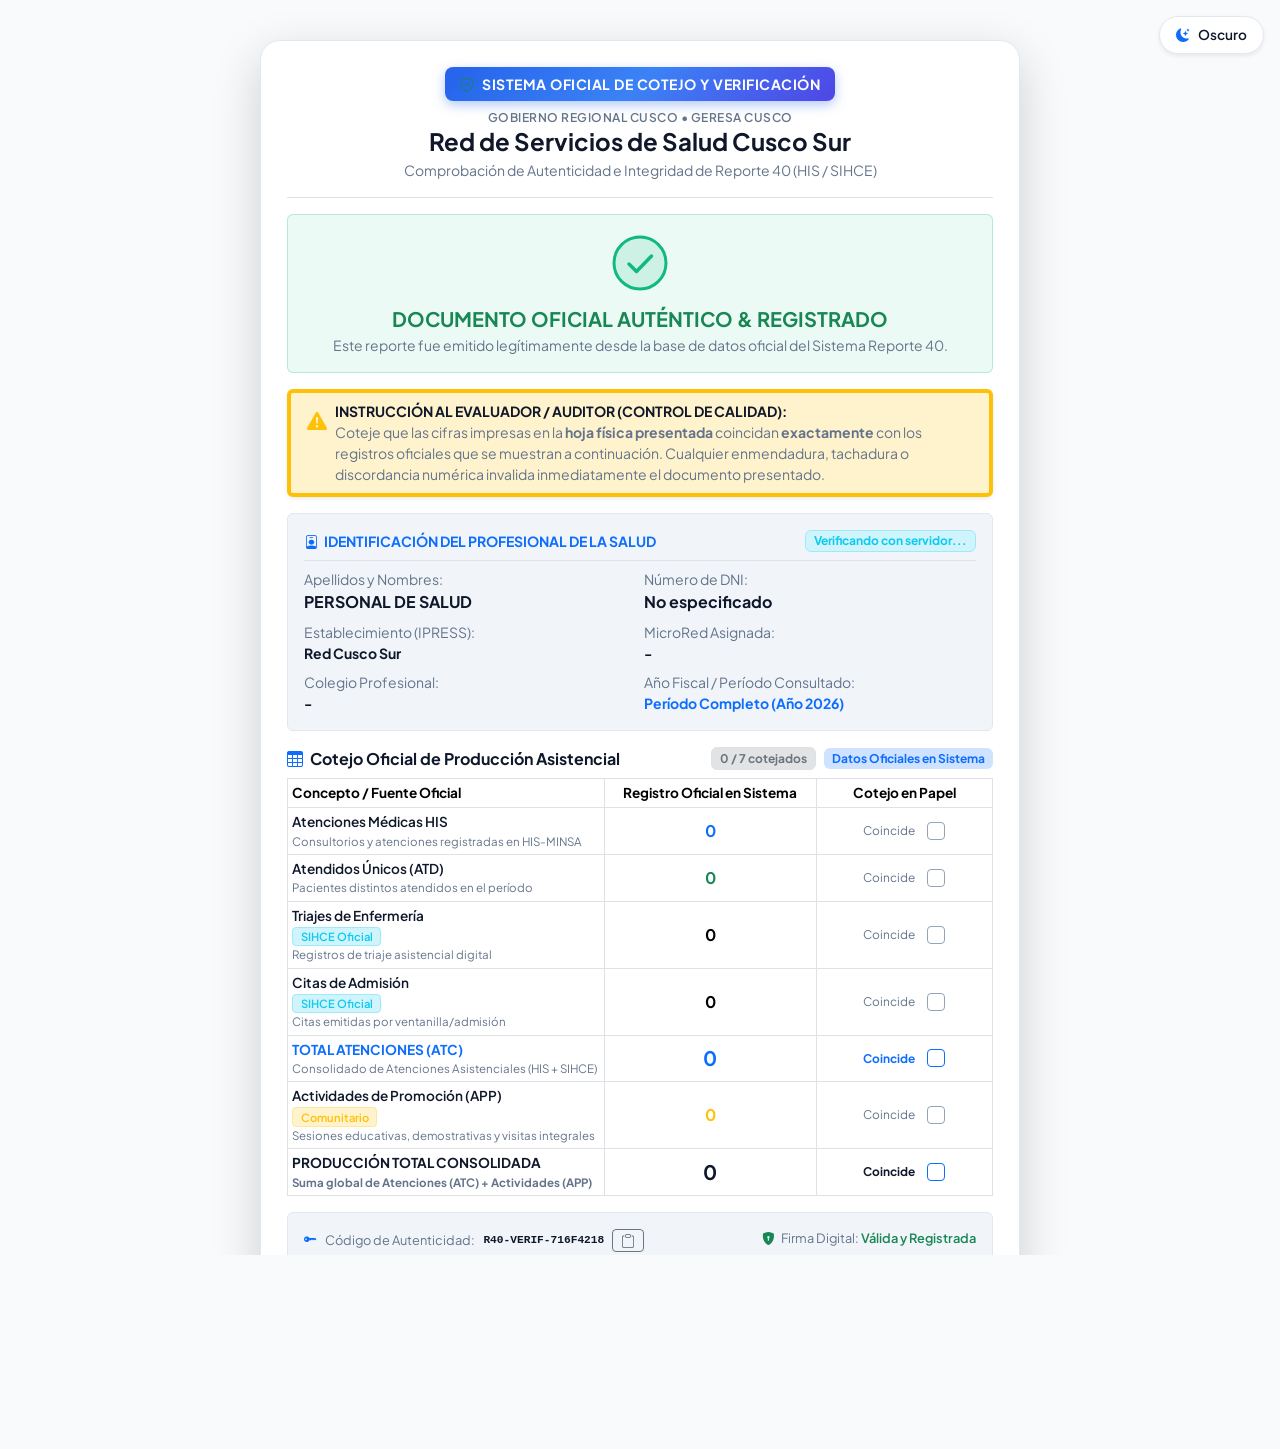
<file: validar.html>
<!DOCTYPE html>
<html lang="es" data-theme="light">
<head>
  <meta charset="UTF-8">
  <meta name="viewport" content="width=device-width, initial-scale=1.0">
  <title>Verificación Oficial de Reporte 40 — Red Cusco Sur</title>

  <!-- Google Fonts & Bootstrap 5 -->
  <link rel="preconnect" href="https://fonts.googleapis.com">
  <link rel="preconnect" href="https://fonts.gstatic.com" crossorigin>
  <link href="https://fonts.googleapis.com/css2?family=Plus+Jakarta+Sans:wght@400;500;600;700;800&display=swap" rel="stylesheet">
  <link href="https://cdn.jsdelivr.net/npm/bootstrap@5.3.3/dist/css/bootstrap.min.css" rel="stylesheet">
  <link href="https://cdn.jsdelivr.net/npm/bootstrap-icons@1.11.3/font/bootstrap-icons.min.css" rel="stylesheet">

  <link rel="stylesheet" href="css/styles.css?v=2.4">
  
  <!-- PWA Manifest & Meta -->
  <link rel="manifest" href="manifest.json">
  <meta name="theme-color" content="#2563eb">

  <script src="data/demo_data.js" defer></script>
  <style>
    @media print {
      body { background: #ffffff !important; padding: 0 !important; }
      .theme-toggle-btn, .no-print { display: none !important; }
      .app-card { box-shadow: none !important; border: 1px solid #cbd5e1 !important; max-width: 100% !important; }
    }
    .val-check-box {
      width: 18px;
      height: 18px;
      border: 1.5px solid #94a3b8;
      border-radius: 4px;
      display: inline-block;
      vertical-align: middle;
      margin-left: 6px;
    }
    .badge-source {
      font-size: 0.7rem;
      padding: 0.2rem 0.45rem;
      border-radius: 4px;
      font-weight: 600;
    }
  </style>
</head>
<body class="d-flex align-items-center justify-content-center p-3" style="min-height: 100vh;">

  <!-- Botón flotante tema -->
  <div class="position-fixed top-0 end-0 p-3 no-print" style="z-index: 1050;">
    <button class="theme-toggle-btn shadow-sm" type="button" aria-label="Cambiar tema">
      <i class="bi bi-moon-stars-fill text-primary"></i> <span>Oscuro</span>
    </button>
  </div>

  <div class="app-card fade-in shadow-lg my-4" style="max-width: 760px; width: 100%;">
    <!-- Encabezado Institucional -->
    <div class="text-center pb-3 border-bottom mb-3">
      <div class="brand-badge mb-2">
        <i class="bi bi-shield-check text-success"></i> SISTEMA OFICIAL DE COTEJO Y VERIFICACIÓN
      </div>
      <div class="text-muted text-uppercase fw-semibold" style="font-size: 0.75rem; letter-spacing: 0.5px;">Gobierno Regional Cusco • GERESA Cusco</div>
      <h1 class="h4 fw-bold text-main mb-1">Red de Servicios de Salud Cusco Sur</h1>
      <p class="text-muted small mb-0">Comprobación de Autenticidad e Integridad de Reporte 40 (HIS / SIHCE)</p>
    </div>

    <!-- Estado de Validación -->
    <div id="valBannerBox" class="text-center my-3 p-3 rounded" style="background-color: rgba(16, 185, 129, 0.08); border: 1px solid rgba(16, 185, 129, 0.25);">
      <div id="valSealContainer" class="val-seal-wrap">
        <svg width="64" height="64" viewBox="0 0 64 64" fill="none" aria-hidden="true">
          <circle cx="32" cy="32" r="26" fill="rgba(16, 185, 129, 0.14)"/>
          <circle class="val-seal-circle" cx="32" cy="32" r="26" stroke="#10b981" stroke-width="3" stroke-linecap="round"/>
          <path class="val-seal-check" d="M21 33L28.5 40.5L43.5 25" stroke="#10b981" stroke-width="3.5" stroke-linecap="round" stroke-linejoin="round"/>
        </svg>
      </div>
      <h2 id="valBannerTitle" class="h5 fw-bold text-success mb-1">DOCUMENTO OFICIAL AUTÉNTICO &amp; REGISTRADO</h2>
      <p id="valBannerDesc" class="text-muted small mb-0">Este reporte fue emitido legítimamente desde la base de datos oficial del Sistema Reporte 40.</p>
    </div>

    <!-- Alerta Crítica para el Auditor / Evaluador -->
    <div class="alert alert-warning d-flex align-items-start gap-2 mb-3 py-2 px-3 small border-start border-4 border-warning shadow-sm">
      <i class="bi bi-exclamation-triangle-fill text-warning fs-5 flex-shrink-0 mt-1"></i>
      <div>
        <div class="fw-bold text-main">INSTRUCCIÓN AL EVALUADOR / AUDITOR (CONTROL DE CALIDAD):</div>
        <div class="text-muted">Coteje que las cifras impresas en la <strong>hoja física presentada</strong> coincidan <strong>exactamente</strong> con los registros oficiales que se muestran a continuación. Cualquier enmendadura, tachadura o discordancia numérica invalida inmediatamente el documento presentado.</div>
      </div>
    </div>

    <!-- Ficha de Datos del Profesional -->
    <div class="p-3 rounded mb-3" style="background-color: var(--bg-card-subtle); border: 1px solid var(--border-color);">
      <div class="d-flex align-items-center justify-content-between mb-2 pb-2 border-bottom">
        <span class="fw-bold text-primary small text-uppercase"><i class="bi bi-person-badge me-1"></i> Identificación del Profesional de la Salud</span>
        <span id="valStatusPadrón" class="badge bg-success-subtle text-success border border-success-subtle small">Padrón Verificado</span>
      </div>
      <div class="row g-2 small">
        <div class="col-sm-6">
          <span class="text-muted">Apellidos y Nombres:</span>
          <div id="valPersonal" class="fw-bold text-main fs-6">-</div>
        </div>
        <div class="col-sm-6">
          <span class="text-muted">Número de DNI:</span>
          <div id="valDni" class="fw-bold text-main fs-6">-</div>
        </div>
        <div class="col-sm-6">
          <span class="text-muted">Establecimiento (IPRESS):</span>
          <div id="valEstab" class="fw-bold text-main">-</div>
        </div>
        <div class="col-sm-6">
          <span class="text-muted">MicroRed Asignada:</span>
          <div id="valMicrored" class="fw-bold text-main">-</div>
        </div>
        <div class="col-sm-6">
          <span class="text-muted">Colegio Profesional:</span>
          <div id="valColegio" class="fw-bold text-main">-</div>
        </div>
        <div class="col-sm-6">
          <span class="text-muted">Año Fiscal / Período Consultado:</span>
          <div id="valMeses" class="fw-bold text-primary">-</div>
        </div>
      </div>
    </div>

    <!-- TABLA DETALLADA DE COTEJO DE PRODUCCIÓN -->
    <div class="mb-3">
      <div class="d-flex flex-wrap align-items-center justify-content-between gap-2 mb-2">
        <h3 class="h6 fw-bold text-main mb-0"><i class="bi bi-table text-primary me-1"></i> Cotejo Oficial de Producción Asistencial</h3>
        <div class="d-flex align-items-center gap-2">
          <span id="valCotejoProgress" class="badge bg-secondary-subtle text-secondary border small no-print">0 / 7 cotejados</span>
          <span class="badge bg-primary-subtle text-primary small">Datos Oficiales en Sistema</span>
        </div>
      </div>

      <div class="table-responsive">
        <table class="table table-sm table-bordered align-middle mb-0" style="font-size: 0.85rem;">
          <thead>
            <tr>
              <th scope="col" style="width: 45%;">Concepto / Fuente Oficial</th>
              <th scope="col" class="text-center" style="width: 30%;">Registro Oficial en Sistema</th>
              <th scope="col" class="text-center" style="width: 25%;">Cotejo en Papel</th>
            </tr>
          </thead>
          <tbody>
            <tr>
              <td>
                <div class="fw-semibold text-main">Atenciones Médicas HIS</div>
                <div class="text-muted" style="font-size: 0.72rem;">Consultorios y atenciones registradas en HIS-MINSA</div>
              </td>
              <td class="text-center fw-bold fs-6 text-primary" id="valHis">0</td>
              <td class="text-center text-muted small">
                <button type="button" class="val-check-btn" aria-pressed="false"><span>Coincide</span> <span class="val-check-box"></span></button>
              </td>
            </tr>
            <tr>
              <td>
                <div class="fw-semibold text-main">Atendidos Únicos (ATD)</div>
                <div class="text-muted" style="font-size: 0.72rem;">Pacientes distintos atendidos en el período</div>
              </td>
              <td class="text-center fw-bold fs-6 text-success" id="valATD">0</td>
              <td class="text-center text-muted small">
                <button type="button" class="val-check-btn" aria-pressed="false"><span>Coincide</span> <span class="val-check-box"></span></button>
              </td>
            </tr>
            <tr id="rowTriajes">
              <td>
                <div class="fw-semibold text-main">Triajes de Enfermería</div>
                <span class="badge badge-source bg-info-subtle text-info border border-info-subtle">SIHCE Oficial</span>
                <div class="text-muted" style="font-size: 0.72rem;">Registros de triaje asistencial digital</div>
              </td>
              <td class="text-center fw-bold fs-6" id="valTri">0</td>
              <td class="text-center text-muted small">
                <button type="button" class="val-check-btn" aria-pressed="false"><span>Coincide</span> <span class="val-check-box"></span></button>
              </td>
            </tr>
            <tr id="rowCitas">
              <td>
                <div class="fw-semibold text-main">Citas de Admisión</div>
                <span class="badge badge-source bg-info-subtle text-info border border-info-subtle">SIHCE Oficial</span>
                <div class="text-muted" style="font-size: 0.72rem;">Citas emitidas por ventanilla/admisión</div>
              </td>
              <td class="text-center fw-bold fs-6" id="valCit">0</td>
              <td class="text-center text-muted small">
                <button type="button" class="val-check-btn" aria-pressed="false"><span>Coincide</span> <span class="val-check-box"></span></button>
              </td>
            </tr>
            <tr style="background-color: rgba(37, 99, 235, 0.08);">
              <td>
                <div class="fw-bold text-primary">TOTAL ATENCIONES (ATC)</div>
                <div class="text-muted" style="font-size: 0.72rem;">Consolidado de Atenciones Asistenciales (HIS + SIHCE)</div>
              </td>
              <td class="text-center fw-bold fs-5 text-primary" id="valATC">0</td>
              <td class="text-center text-muted small">
                <button type="button" class="val-check-btn" aria-pressed="false"><span class="fw-bold text-primary">Coincide</span> <span class="val-check-box border-primary"></span></button>
              </td>
            </tr>
            <tr>
              <td>
                <div class="fw-semibold text-main">Actividades de Promoción (APP)</div>
                <span class="badge badge-source bg-warning-subtle text-warning border border-warning-subtle">Comunitario</span>
                <div class="text-muted" style="font-size: 0.72rem;">Sesiones educativas, demostrativas y visitas integrales</div>
              </td>
              <td class="text-center fw-bold fs-6 text-warning" id="valAPP">0</td>
              <td class="text-center text-muted small">
                <button type="button" class="val-check-btn" aria-pressed="false"><span>Coincide</span> <span class="val-check-box"></span></button>
              </td>
            </tr>
            <tr style="font-weight: 700; background-color: var(--bg-card-subtle);">
              <td>
                <div class="fw-bold text-main">PRODUCCIÓN TOTAL CONSOLIDADA</div>
                <div class="text-muted" style="font-size: 0.72rem;">Suma global de Atenciones (ATC) + Actividades (APP)</div>
              </td>
              <td class="text-center fw-bold fs-5 text-main" id="valTotalGeneral">0</td>
              <td class="text-center text-muted small">
                <button type="button" class="val-check-btn" aria-pressed="false"><span class="fw-bold text-main">Coincide</span> <span class="val-check-box border-primary"></span></button>
              </td>
            </tr>
          </tbody>
        </table>
      </div>
    </div>

    <!-- Desglose Quincenal si aplica -->
    <div id="cardQuincenas" class="p-3 rounded mb-3" style="display: none; background-color: var(--bg-card-subtle); border: 1px dashed var(--border-color);">
      <div class="fw-bold text-primary small mb-2"><i class="bi bi-calendar2-range me-1"></i> Desglose Quincenal (Registro Día a Día 01 al 31)</div>
      <div class="row g-2 text-center small">
        <div class="col-6">
          <div class="p-2 rounded border bg-body">
            <span class="text-muted d-block">1ra Quincena (Días 01 al 16):</span>
            <span id="valQ1" class="fw-bold text-primary fs-6">0</span> <span class="text-muted">atenciones</span>
          </div>
        </div>
        <div class="col-6">
          <div class="p-2 rounded border bg-body">
            <span class="text-muted d-block">2da Quincena (Días 17 al 31):</span>
            <span id="valQ2" class="fw-bold text-teal fs-6">0</span> <span class="text-muted">atenciones</span>
          </div>
        </div>
      </div>
    </div>

    <!-- Bloque de Seguridad Digital y Metadatos -->
    <div class="p-3 rounded text-muted small" style="background-color: var(--bg-card-subtle); border: 1px solid var(--border-color); font-size: 0.8rem;">
      <div class="row g-2">
        <div class="col-sm-7">
          <div class="d-flex align-items-center flex-wrap gap-2">
            <i class="bi bi-key-fill text-primary"></i> Código de Autenticidad:
            <code id="valCode" class="text-main fw-bold">REP40-VERIFIED</code>
            <button id="btnCopyValCode" type="button" class="btn btn-sm btn-outline-secondary py-0 px-2 no-print" title="Copiar código">
              <i class="bi bi-clipboard"></i>
            </button>
          </div>
          <div class="mt-1"><i class="bi bi-clock-history me-1"></i> Consultado: <span id="valTimestamp" class="text-main">-</span></div>
        </div>
        <div class="col-sm-5 text-sm-end">
          <div><i class="bi bi-shield-lock-fill text-success me-1"></i> Firma Digital: <span class="text-success fw-semibold">Válida y Registrada</span></div>
          <div class="mt-1">Servidor Oficial Red Cusco Sur</div>
        </div>
      </div>
    </div>

    <!-- Botones de Acción -->
    <div class="mt-4 d-flex flex-wrap gap-2 justify-content-center no-print">
      <button onclick="window.print()" class="btn btn-sm btn-outline-primary">
        <i class="bi bi-printer me-1"></i> Imprimir Ficha de Cotejo
      </button>
      <a href="index.html" class="btn btn-sm btn-primary">
        <i class="bi bi-box-arrow-in-right me-1"></i> Ir al Sistema Reporte 40
      </a>
    </div>

    <div class="text-center text-muted mt-3 small" style="font-size: 0.78rem;">
      Red de Servicios de Salud Cusco Sur • <span class="footer-author">hecho por xzerox99</span>
    </div>
  </div>

  <script src="js/config.js?v=2.4"></script>
  <script src="js/utils.js?v=2.4"></script>
  <script src="js/theme.js?v=2.4"></script>
  <script src="js/auth.js?v=2.4"></script>
  <script src="js/api.js?v=2.4"></script>
  <script>
    document.addEventListener("DOMContentLoaded", async () => {
      const urlParams = new URLSearchParams(window.location.search);
      const dni = (urlParams.get("dni") || "").trim();
      const personal = urlParams.get("p") || "";
      const estab = urlParams.get("e") || "";
      const meses = urlParams.get("m") || "";
      const anio = urlParams.get("y") || "2026";
      const atc = Number(urlParams.get("atc")) || 0;
      const atd = Number(urlParams.get("atd")) || 0;
      const app = Number(urlParams.get("app")) || 0;
      const his = Number(urlParams.get("his")) || 0;
      const tri = Number(urlParams.get("tri")) || 0;
      const cit = Number(urlParams.get("cit")) || 0;
      const isDaily = urlParams.get("d") === "1";
      const colegio = urlParams.get("col") || "";
      const microred = urlParams.get("mr") || "";
      const q1 = urlParams.get("q1");
      const q2 = urlParams.get("q2");
      const code = urlParams.get("c") || "";

      // Intentar cotejar contra DEMO_DATA si está presente
      let dbUser = null;
      if (window.DEMO_DATA && window.DEMO_DATA.usuarios && dni) {
        // Buscar exacto o con padding
        const cleanDni = dni.replace(/^0+/, "");
        const padDni = dni.padStart(8, "0");
        const padDni9 = dni.padStart(9, "0");
        dbUser = window.DEMO_DATA.usuarios[dni] || 
                 window.DEMO_DATA.usuarios[cleanDni] || 
                 window.DEMO_DATA.usuarios[padDni] || 
                 window.DEMO_DATA.usuarios[padDni9];
      }

      // Nombre y datos
      const nombreFinal = personal 
        ? decodeURIComponent(personal) 
        : (dbUser ? dbUser.nombre : "Personal de Salud");
      
      const estabFinal = estab 
        ? decodeURIComponent(estab) 
        : (dbUser ? dbUser.establecimiento : "Red Cusco Sur");

      const microredFinal = microred 
        ? decodeURIComponent(microred) 
        : (dbUser && dbUser.microred ? dbUser.microred : "-");

      const colegioFinal = colegio 
        ? decodeURIComponent(colegio) 
        : (dbUser && dbUser.colegio ? dbUser.colegio : "-");

      document.getElementById("valDni").textContent = dni || "No especificado";
      document.getElementById("valPersonal").textContent = nombreFinal.toUpperCase();
      document.getElementById("valEstab").textContent = estabFinal;
      document.getElementById("valMicrored").textContent = microredFinal;
      document.getElementById("valColegio").textContent = colegioFinal;

      // Meses y Período
      let mesesTexto = meses ? meses.replace(/,/g, ", ") : "Período Completo";
      document.getElementById("valMeses").textContent = `${mesesTexto} (Año ${anio})`;

      // Producción
      document.getElementById("valATC").textContent = atc.toLocaleString();
      document.getElementById("valATD").textContent = atd.toLocaleString();
      document.getElementById("valAPP").textContent = app.toLocaleString();
      
      // HIS y SIHCE
      // Si no se pasaron his/tri/cit específicos pero hay atc:
      let hisCalc = his;
      if (his === 0 && tri === 0 && cit === 0 && atc > 0) {
        hisCalc = atc;
      }
      document.getElementById("valHis").textContent = hisCalc.toLocaleString();
      document.getElementById("valTri").textContent = tri.toLocaleString();
      document.getElementById("valCit").textContent = cit.toLocaleString();

      // Producción total consolidada
      const totalGeneral = atc + app;
      document.getElementById("valTotalGeneral").textContent = totalGeneral.toLocaleString();

      // Desglose quincenal si aplica
      if (isDaily || (q1 !== null && q2 !== null)) {
        document.getElementById("cardQuincenas").style.display = "block";
        document.getElementById("valQ1").textContent = Number(q1 || 0).toLocaleString();
        document.getElementById("valQ2").textContent = Number(q2 || 0).toLocaleString();
      }

      // Estado Padrón + Cotejo real contra la base de datos oficial
      const padronEl = document.getElementById("valStatusPadrón");
      if (dbUser) {
        padronEl.textContent = "Padrón Oficial Verificado";
        padronEl.className = "badge bg-success-subtle text-success border border-success-subtle small";
      } else {
        padronEl.textContent = "Verificando con servidor...";
        padronEl.className = "badge bg-info-subtle text-info border border-info-subtle small";
      }

      if (dni && typeof Api !== "undefined") {
        const bannerBox = document.getElementById("valBannerBox");
        if (bannerBox) bannerBox.classList.add("val-scanning");
        try {
          const res = await Api.callAppsScript("getData", { dni });
          if (bannerBox) bannerBox.classList.remove("val-scanning");
          if (res && res.success && res.atd_atc) {
            const monthsArr = meses ? meses.split(",").map(s => s.trim().toUpperCase()).filter(Boolean) : CONFIG.MESES.map(m => m.key);
            const isCons = !estabFinal || estabFinal.toUpperCase().includes("CONSOLIDADO");
            const atdSrc = isCons ? (res.atd_atc.consolidado || res.atd_atc) : (res.atd_atc.por_establecimiento?.[estabFinal] || res.atd_atc.consolidado || res.atd_atc);
            const appSrc = isCons ? (res.app?.consolidado || res.app) : (res.app?.por_establecimiento?.[estabFinal] || res.app?.consolidado || res.app);

            let dbAtc = 0, dbAtd = 0, dbApp = 0;
            monthsArr.forEach(mK => {
              dbAtc += Number(atdSrc?.meses?.[mK]?.atc) || 0;
              dbAtd += Number(atdSrc?.meses?.[mK]?.atd) || 0;
              dbApp += Number(appSrc?.meses?.[mK]) || 0;
            });

            // Permitir margen si el diario local incluyó citas/triajes SIHCE cuando Google Sheets no tenía diario
            if (res.diario) {
              let diarioAtc = 0;
              monthsArr.forEach(mK => {
                diarioAtc += Number(res.diario?.[mK]?.total_atc) || 0;
              });
              if (diarioAtc > dbAtc && isCons) dbAtc = diarioAtc;
            }

            const matchesExact = (dbAtc === atc && dbAtd === atd && dbApp === app);
            if (matchesExact) {
              padronEl.innerHTML = `<i class="bi bi-patch-check-fill me-1"></i> ${res._isLocalFallback ? "Cotejado con Padrón Local" : "Auténtico • Cotejado en Vivo con Google Sheets"}`;
              padronEl.className = "badge bg-success-subtle text-success border border-success-subtle small";
            } else {
              padronEl.innerHTML = `<i class="bi bi-exclamation-octagon-fill me-1"></i> Discrepancia detectada (Base Oficial: ${dbAtc} ATC, ${dbAtd} ATD, ${dbApp} APP)`;
              padronEl.className = "badge bg-danger-subtle text-danger border border-danger-subtle small";
              const sealEl = document.getElementById("valSealContainer");
              const bannerBox = document.getElementById("valBannerBox");
              const bannerTitle = document.getElementById("valBannerTitle");
              const bannerDesc = document.getElementById("valBannerDesc");
              if (sealEl) {
                sealEl.innerHTML = `
                  <svg class="val-seal-warn-pulse" width="64" height="64" viewBox="0 0 64 64" fill="none" aria-hidden="true">
                    <path d="M32 8L54 17V33C54 45.2 44.6 55.8 32 59C19.4 55.8 10 45.2 10 33V17L32 8Z" fill="rgba(239,68,68,0.16)" stroke="#ef4444" stroke-width="3"/>
                    <path d="M32 22V35" stroke="#ef4444" stroke-width="3.5" stroke-linecap="round"/>
                    <circle cx="32" cy="43" r="2.5" fill="#ef4444"/>
                  </svg>
                `;
              }
              if (bannerBox) {
                bannerBox.style.backgroundColor = "rgba(239, 68, 68, 0.08)";
                bannerBox.style.borderColor = "rgba(239, 68, 68, 0.35)";
              }
              if (bannerTitle) {
                bannerTitle.className = "h5 fw-bold text-danger mb-1";
                bannerTitle.textContent = "ALERTA: DISCREPANCIA EN CIFRAS DEL REPORTE";
              }
              if (bannerDesc) {
                bannerDesc.textContent = "Las cifras del código QR no coinciden con el registro oficial vigente en el sistema.";
              }
            }
          }
        } catch (e) {
          if (bannerBox) bannerBox.classList.remove("val-scanning");
        }
      }

      // Cotejo interactivo en pantalla
      const checkBtns = document.querySelectorAll(".val-check-btn");
      const progressBadge = document.getElementById("valCotejoProgress");
      function updateCotejoProgress() {
        const checkedCount = document.querySelectorAll(".val-check-btn.is-checked").length;
        if (progressBadge) {
          progressBadge.textContent = `${checkedCount} / ${checkBtns.length} cotejados`;
          progressBadge.className = checkedCount === checkBtns.length
            ? "badge bg-success-subtle text-success border border-success-subtle small no-print"
            : "badge bg-secondary-subtle text-secondary border small no-print";
        }
      }
      checkBtns.forEach((btn) => {
        btn.addEventListener("click", () => {
          const checked = btn.classList.toggle("is-checked");
          btn.setAttribute("aria-pressed", String(checked));
          const box = btn.querySelector(".val-check-box");
          if (box) box.innerHTML = checked ? '<i class="bi bi-check-lg"></i>' : "";
          updateCotejoProgress();
        });
      });

      const btnCopyValCode = document.getElementById("btnCopyValCode");
      if (btnCopyValCode) {
        btnCopyValCode.addEventListener("click", () => {
          const codeText = document.getElementById("valCode")?.textContent || "";
          if (typeof Utils !== "undefined" && typeof Utils.copyToClipboard === "function") {
            Utils.copyToClipboard(codeText, "Código de autenticidad copiado");
          }
        });
      }

      // Código de seguridad
      if (code) {
        document.getElementById("valCode").textContent = code;
      } else {
        const hashSeed = `${dni}-${anio}-${atc}-${atd}-${app}`;
        document.getElementById("valCode").textContent = "R40-" + (dni ? dni.slice(-4) : "VERIF") + "-" + Math.abs(hashSeed.split("").reduce((a, b) => { a = ((a << 5) - a) + b.charCodeAt(0); return a & a; }, 0)).toString(16).toUpperCase();
      }

      // Timestamp
      document.getElementById("valTimestamp").textContent = new Date().toLocaleString("es-PE", {
        dateStyle: "short",
        timeStyle: "medium"
      });
    });
  </script>
</body>
</html>
</file>
<file: css/styles.css>
/* =====================================================================
   SISTEMA REPORTE 40 — ESTILOS ULTRA ELEGANTES Y RESPONSIVOS (UI / UX PRO)
   Diseñado con altos estándares de contraste, accesibilidad y fluidez.
   Soporte completo para Tema Claro / Oscuro con micro-interacciones.
   Hecho por xzerox99
   ===================================================================== */

@import url('https://fonts.googleapis.com/css2?family=Plus+Jakarta+Sans:wght@400;500;600;700;800&display=swap');

:root {
  --font-family: 'Plus Jakarta Sans', -apple-system, BlinkMacSystemFont, "Segoe UI", Roboto, sans-serif;

  /* ==================== TEMA CLARO ==================== */
  --bg-body: #f8fafc;
  --bg-card: #ffffff;
  --bg-card-subtle: #f1f5f9;
  --bg-input: #f8fafc;
  --bg-input-focus: #ffffff;

  --border-color: #e2e8f0;
  --border-color-focus: #2563eb;

  --text-main: #0f172a;
  --text-muted: #64748b;
  --text-dim: #94a3b8;
  --text-white: #ffffff;

  --icon-color: #64748b;
  --icon-active: #2563eb;

  --primary: #2563eb;
  --primary-hover: #1d4ed8;
  --primary-gradient: linear-gradient(135deg, #2563eb 0%, #3b82f6 50%, #4f46e5 100%);
  --primary-light: #eff6ff;
  --primary-text: #1e40af;

  --card-shadow: 0 10px 25px -5px rgba(15, 23, 42, 0.06), 0 8px 10px -6px rgba(15, 23, 42, 0.04);
  --input-shadow-focus: 0 0 0 4px rgba(37, 99, 235, 0.15);

  --radius-sm: 8px;
  --radius-md: 14px;
  --radius-lg: 20px;
  --radius-full: 9999px;

  --transition: all 0.25s cubic-bezier(0.16, 1, 0.3, 1);
}

/* ==================== TEMA OSCURO (HIGH CONTRAST & ELEGANCE) ==================== */
[data-theme="dark"] {
  --bg-body: #0b0f19;
  --bg-card: #151c2c;
  --bg-card-subtle: #1e293b;
  --bg-input: #1a2336;
  --bg-input-focus: #141b2b;

  --border-color: #27354f;
  --border-color-focus: #38bdf8;

  --text-main: #f8fafc;
  --text-muted: #94a3b8;
  --text-dim: #64748b;

  --icon-color: #94a3b8;
  --icon-active: #38bdf8;

  --primary: #38bdf8;
  --primary-hover: #7dd3fc;
  --primary-gradient: linear-gradient(135deg, #2563eb 0%, #38bdf8 100%);
  --primary-light: rgba(56, 189, 248, 0.14);
  --primary-text: #7dd3fc;

  --card-shadow: 0 20px 30px -10px rgba(0, 0, 0, 0.7), 0 0 0 1px rgba(255, 255, 255, 0.06);
  --input-shadow-focus: 0 0 0 4px rgba(56, 189, 248, 0.22);
}

/* Reset y Base */
* {
  box-sizing: border-box;
  margin: 0;
  padding: 0;
}

body {
  font-family: var(--font-family);
  background-color: var(--bg-body);
  color: var(--text-main);
  line-height: 1.5;
  transition: background-color 0.3s ease, color 0.3s ease;
  min-height: 100vh;
  display: flex;
  flex-direction: column;
}

/* Clases de texto adaptables */
.text-main {
  color: var(--text-main) !important;
}

.text-muted {
  color: var(--text-muted) !important;
}

.text-dim {
  color: var(--text-dim) !important;
}

[data-theme="dark"] h1,
[data-theme="dark"] h2,
[data-theme="dark"] h3,
[data-theme="dark"] h4,
[data-theme="dark"] h5,
[data-theme="dark"] h6 {
  color: var(--text-main) !important;
}

[data-theme="dark"] .text-primary {
  color: #38bdf8 !important;
}

[data-theme="dark"] .text-warning {
  color: #fbbf24 !important;
}

[data-theme="dark"] .text-success {
  color: #34d399 !important;
}

[data-theme="dark"] .text-danger {
  color: #f87171 !important;
}

/* ==================== NAVBAR ==================== */
.navbar-custom {
  background-color: var(--bg-card);
  border-bottom: 1px solid var(--border-color);
  padding: 0.85rem 1.75rem;
  transition: var(--transition);
  position: sticky;
  top: 0;
  z-index: 1000;
  backdrop-filter: blur(12px);
}

.brand-badge {
  background: var(--primary-gradient);
  color: white !important;
  font-weight: 700;
  padding: 0.4rem 0.9rem;
  border-radius: var(--radius-sm);
  letter-spacing: 0.5px;
  font-size: 0.88rem;
  display: inline-flex;
  align-items: center;
  gap: 0.5rem;
  box-shadow: 0 4px 12px rgba(37, 99, 235, 0.35);
}

/* Botón flotante para cambiar de tema */
.theme-toggle-btn {
  background: var(--bg-card);
  border: 1px solid var(--border-color);
  color: var(--text-main);
  padding: 0.5rem 1rem;
  border-radius: var(--radius-full);
  display: inline-flex;
  align-items: center;
  gap: 0.5rem;
  font-size: 0.85rem;
  font-weight: 600;
  cursor: pointer;
  transition: var(--transition);
  box-shadow: 0 2px 8px rgba(0, 0, 0, 0.05);
}

.theme-toggle-btn:hover {
  border-color: var(--primary);
  transform: translateY(-2px);
  box-shadow: 0 4px 12px rgba(0, 0, 0, 0.12);
}

/* ==================== PANTALLA DE LOGIN ELEGANTE ==================== */
.login-container {
  min-height: 100vh;
  display: flex;
  align-items: center;
  justify-content: center;
  padding: 1.5rem;
  position: relative;
  background-color: var(--bg-body);
  background-image:
    radial-gradient(at 0% 0%, rgba(37, 99, 235, 0.12) 0px, transparent 50%),
    radial-gradient(at 100% 100%, rgba(99, 102, 241, 0.12) 0px, transparent 50%);
}

.login-card {
  width: 100%;
  max-width: 450px;
  background: var(--bg-card);
  border: 1px solid var(--border-color);
  border-radius: var(--radius-lg);
  padding: 2.75rem 2.25rem;
  box-shadow: var(--card-shadow);
  transition: var(--transition);
  position: relative;
}

.login-header {
  text-align: center;
  margin-bottom: 2rem;
}

.login-header h1 {
  font-size: 1.75rem;
  font-weight: 800;
  color: var(--text-main);
  margin-top: 0.75rem;
  letter-spacing: -0.5px;
}

.login-header p {
  color: var(--text-muted);
  font-size: 0.9rem;
  margin-top: 0.25rem;
}

/* ==================== INPUTS ULTRA ELEGANTES (NO BORDER CHOPPING) ==================== */
.form-group-elegant {
  margin-bottom: 1.35rem;
}

.form-label-elegant {
  font-size: 0.86rem;
  font-weight: 600;
  color: var(--text-main);
  margin-bottom: 0.45rem;
  display: flex;
  align-items: center;
  gap: 0.45rem;
}

.form-label-elegant i {
  color: var(--primary);
  font-size: 0.95rem;
}

.input-container-elegant {
  display: flex;
  align-items: center;
  background: var(--bg-input);
  border: 1.5px solid var(--border-color);
  border-radius: var(--radius-md);
  padding: 0 0.85rem;
  transition: var(--transition);
}

.input-container-elegant:hover {
  border-color: var(--border-color-focus);
}

.input-container-elegant:focus-within {
  background: var(--bg-input-focus);
  border-color: var(--border-color-focus);
  box-shadow: var(--input-shadow-focus);
}

.input-container-elegant .input-icon-lead {
  color: var(--icon-color);
  font-size: 1.15rem;
  margin-right: 0.75rem;
  display: flex;
  align-items: center;
  transition: color 0.2s ease;
}

.input-container-elegant:focus-within .input-icon-lead {
  color: var(--icon-active);
}

.input-container-elegant input {
  flex: 1;
  border: none !important;
  background: transparent !important;
  color: var(--text-main) !important;
  padding: 0.85rem 0 !important;
  font-size: 0.96rem !important;
  font-weight: 500;
  outline: none !important;
  box-shadow: none !important;
}

.input-container-elegant input::placeholder {
  color: var(--text-dim) !important;
  font-weight: 400;
}

.input-container-elegant .btn-eye-toggle {
  background: transparent;
  border: none;
  color: var(--icon-color);
  font-size: 1.15rem;
  padding: 0.5rem;
  margin-left: 0.25rem;
  cursor: pointer;
  display: flex;
  align-items: center;
  justify-content: center;
  border-radius: var(--radius-sm);
  transition: var(--transition);
}

.input-container-elegant .btn-eye-toggle:hover {
  color: var(--icon-active);
  background: rgba(255, 255, 255, 0.05);
}

.input-hint-elegant {
  font-size: 0.82rem;
  color: var(--text-muted);
  margin-top: 0.45rem;
  display: flex;
  align-items: center;
  gap: 0.4rem;
}

.input-hint-elegant i {
  color: var(--primary);
  font-size: 0.88rem;
}

/* ==================== ALERTAS MODERNAS ==================== */
.alert-elegant {
  padding: 0.75rem 1rem;
  border-radius: var(--radius-sm);
  font-size: 0.86rem;
  font-weight: 500;
  display: flex;
  align-items: center;
  gap: 0.6rem;
  margin-bottom: 1.25rem;
  animation: fadeIn 0.3s ease forwards;
}

.alert-danger-elegant {
  background: rgba(239, 68, 68, 0.12) !important;
  border: 1px solid rgba(239, 68, 68, 0.3) !important;
  color: #ef4444 !important;
}

[data-theme="dark"] .alert-danger-elegant {
  background: rgba(239, 68, 68, 0.18) !important;
  border-color: rgba(239, 68, 68, 0.4) !important;
  color: #fca5a5 !important;
}

.alert-success-elegant {
  background: rgba(16, 185, 129, 0.12) !important;
  border: 1px solid rgba(16, 185, 129, 0.3) !important;
  color: #10b981 !important;
}

[data-theme="dark"] .alert-success-elegant {
  background: rgba(16, 185, 129, 0.18) !important;
  border-color: rgba(16, 185, 129, 0.4) !important;
  color: #6ee7b7 !important;
}

/* ==================== BOTONES DE ACCIÓN ==================== */
.btn-primary-custom {
  background: var(--primary-gradient);
  border: none;
  color: white !important;
  font-weight: 700;
  font-size: 0.95rem;
  padding: 0.85rem 1.5rem;
  border-radius: var(--radius-md);
  transition: var(--transition);
  display: inline-flex;
  align-items: center;
  justify-content: center;
  gap: 0.6rem;
  cursor: pointer;
  box-shadow: 0 4px 14px rgba(37, 99, 235, 0.3);
}

.btn-primary-custom:hover {
  filter: brightness(1.08);
  transform: translateY(-2px);
  box-shadow: 0 8px 20px rgba(37, 99, 235, 0.45);
}

.btn-secondary-custom {
  background: var(--bg-card-subtle);
  border: 1px solid var(--border-color);
  color: var(--text-main);
  font-weight: 600;
  font-size: 0.88rem;
  padding: 0.65rem 1.15rem;
  border-radius: var(--radius-md);
  transition: var(--transition);
  cursor: pointer;
}

.btn-secondary-custom:hover {
  background: var(--border-color);
  color: var(--text-main);
}

/* ==================== TARJETAS DASHBOARD & ADMIN ==================== */
.app-card {
  background-color: var(--bg-card);
  border: 1px solid var(--border-color);
  border-radius: var(--radius-lg);
  padding: 1.65rem;
  box-shadow: var(--card-shadow);
  transition: var(--transition);
  margin-bottom: 1.5rem;
}

.app-card-header {
  border-bottom: 1px solid var(--border-color);
  padding-bottom: 0.95rem;
  margin-bottom: 1.25rem;
  display: flex;
  align-items: center;
  justify-content: space-between;
}

/* ==================== SELECTOR DE MESES CHIPS ==================== */
.month-selector-grid {
  display: grid;
  grid-template-columns: repeat(auto-fill, minmax(75px, 1fr));
  gap: 0.65rem;
  margin: 1rem 0;
}

.month-chip {
  position: relative;
  user-select: none;
}

.month-chip input[type="checkbox"] {
  position: absolute;
  opacity: 0;
  cursor: pointer;
  height: 0;
  width: 0;
}

.month-chip label {
  display: flex;
  align-items: center;
  justify-content: center;
  padding: 0.65rem 0.35rem;
  border-radius: var(--radius-md);
  border: 1.5px solid var(--border-color);
  background-color: var(--bg-card-subtle);
  color: var(--text-muted);
  font-weight: 700;
  font-size: 0.86rem;
  cursor: pointer;
  transition: var(--transition);
}

.month-chip input[type="checkbox"]:checked+label {
  background: var(--primary-gradient);
  border-color: transparent;
  color: #ffffff !important;
  box-shadow: 0 4px 12px rgba(37, 99, 235, 0.4);
  transform: translateY(-2px);
}

.month-chip label:hover {
  border-color: var(--primary);
  color: var(--text-main);
}

/* ==================== STATS CARDS ==================== */
.stat-card {
  display: flex;
  align-items: center;
  gap: 1.25rem;
  padding: 1.35rem;
  border-radius: var(--radius-lg);
  background: var(--bg-card);
  border: 1px solid var(--border-color);
  box-shadow: var(--card-shadow);
  transition: var(--transition);
}

.stat-card:hover {
  transform: translateY(-3px);
  border-color: var(--border-color-focus);
}

.stat-icon {
  width: 52px;
  height: 52px;
  border-radius: var(--radius-md);
  display: flex;
  align-items: center;
  justify-content: center;
  font-size: 1.6rem;
  flex-shrink: 0;
}

.stat-number {
  font-size: 1.75rem;
  font-weight: 800;
  color: var(--text-main);
  line-height: 1.15;
  letter-spacing: -0.5px;
}

.stat-label {
  font-size: 0.83rem;
  font-weight: 600;
  color: var(--text-muted);
}

/* ==================== TABLAS ==================== */
.table-responsive-wrapper {
  overflow-x: auto;
  border-radius: var(--radius-md);
  border: 1px solid var(--border-color);
}

.custom-table {
  width: 100%;
  border-collapse: collapse;
  font-size: 0.9rem;
}

.custom-table th {
  background-color: var(--bg-card-subtle);
  color: var(--text-muted);
  font-weight: 700;
  padding: 0.85rem 1rem;
  border-bottom: 2px solid var(--border-color);
  white-space: nowrap;
}

.custom-table td {
  padding: 0.85rem 1rem;
  border-bottom: 1px solid var(--border-color);
  color: var(--text-main);
  white-space: nowrap;
}

.custom-table tr:hover td {
  background-color: rgba(56, 189, 248, 0.05);
}

.custom-table tfoot td {
  font-weight: 800;
  background-color: var(--bg-card-subtle);
  border-top: 2px solid var(--border-color);
}

/* ==================== BADGES ==================== */
.badge-custom {
  font-size: 0.78rem;
  padding: 0.35rem 0.7rem;
  border-radius: var(--radius-full);
  font-weight: 700;
  display: inline-flex;
  align-items: center;
  gap: 0.35rem;
}

.badge-info {
  background-color: var(--primary-light);
  color: var(--primary-text);
}

.badge-success {
  background-color: rgba(16, 185, 129, 0.14);
  color: #047857;
  border: 1px solid rgba(16, 185, 129, 0.28);
}

.badge-warning {
  background-color: rgba(245, 158, 11, 0.16);
  color: #b45309;
  border: 1px solid rgba(245, 158, 11, 0.3);
}

.badge-danger {
  background-color: rgba(239, 68, 68, 0.14);
  color: #b91c1c;
  border: 1px solid rgba(239, 68, 68, 0.28);
}

[data-theme="dark"] .badge-success {
  background-color: rgba(16, 185, 129, 0.2);
  color: #6ee7b7;
  border-color: rgba(16, 185, 129, 0.35);
}

[data-theme="dark"] .badge-warning {
  background-color: rgba(245, 158, 11, 0.2);
  color: #fcd34d;
  border-color: rgba(245, 158, 11, 0.35);
}

[data-theme="dark"] .badge-danger {
  background-color: rgba(239, 68, 68, 0.2);
  color: #fca5a5;
  border-color: rgba(239, 68, 68, 0.35);
}

/* ==================== MODALES Y DROPDOWNS EN TEMA OSCURO ==================== */
[data-theme="dark"] .dropdown-menu {
  background-color: var(--bg-card) !important;
  border: 1px solid var(--border-color) !important;
  box-shadow: 0 10px 25px rgba(0, 0, 0, 0.6) !important;
}

[data-theme="dark"] .dropdown-item {
  color: var(--text-main) !important;
}

[data-theme="dark"] .dropdown-item:hover {
  background-color: var(--bg-card-subtle) !important;
  color: var(--primary) !important;
}

[data-theme="dark"] .dropdown-divider {
  border-color: var(--border-color) !important;
}

[data-theme="dark"] .modal-content {
  background-color: var(--bg-card) !important;
  border: 1px solid var(--border-color) !important;
  color: var(--text-main) !important;
  box-shadow: 0 25px 50px -12px rgba(0, 0, 0, 0.8) !important;
}

[data-theme="dark"] .modal-header,
[data-theme="dark"] .modal-footer {
  border-color: var(--border-color) !important;
}

[data-theme="dark"] .btn-close {
  filter: invert(1) grayscale(100%) brightness(200%);
}

[data-theme="dark"] .form-control {
  background-color: var(--bg-input) !important;
  border-color: var(--border-color) !important;
  color: var(--text-main) !important;
}

[data-theme="dark"] .form-control:focus {
  background-color: var(--bg-input-focus) !important;
  border-color: var(--border-color-focus) !important;
  box-shadow: var(--input-shadow-focus) !important;
  color: var(--text-main) !important;
}

[data-theme="dark"] .input-group-text {
  background-color: var(--bg-card-subtle) !important;
  border-color: var(--border-color) !important;
  color: var(--text-muted) !important;
}

/* ==================== FOOTER ==================== */
.footer-custom {
  margin-top: auto;
  border-top: 1px solid var(--border-color);
  padding: 1.5rem;
  text-align: center;
  font-size: 0.88rem;
  color: var(--text-muted);
  background-color: var(--bg-card);
}

.footer-author {
  font-weight: 700;
  color: var(--primary);
}

/* ==================== DROP ZONE EXCEL ==================== */
.excel-drop-zone {
  border: 2px dashed var(--border-color);
  background-color: var(--bg-card-subtle);
  border-radius: var(--radius-lg);
  padding: 2.5rem 1.5rem;
  text-align: center;
  transition: var(--transition);
  cursor: pointer;
}

.excel-drop-zone:hover,
.excel-drop-zone.dragover {
  border-color: var(--primary);
  background-color: var(--primary-light);
  transform: scale(1.005);
}

.excel-drop-icon {
  width: 64px;
  height: 64px;
  margin: 0 auto 1rem;
  border-radius: 50%;
  display: flex;
  align-items: center;
  justify-content: center;
  font-size: 2rem;
  background-color: rgba(16, 185, 129, 0.15);
  color: #10b981;
}

.cursor-pointer {
  cursor: pointer;
}

/* ==================== DATATABLES CUSTOM STYLING ==================== */
.dataTables_wrapper {
  color: var(--text-main);
  padding: 0.5rem 0;
}

.dataTables_wrapper .dataTables_length,
.dataTables_wrapper .dataTables_filter,
.dataTables_wrapper .dataTables_info,
.dataTables_wrapper .dataTables_paginate {
  color: var(--text-muted) !important;
  font-size: 0.88rem;
  margin-bottom: 0.75rem;
}

.dataTables_wrapper .dataTables_filter input {
  background-color: var(--bg-input);
  border: 1.5px solid var(--border-color);
  border-radius: var(--radius-sm);
  color: var(--text-main);
  padding: 0.35rem 0.75rem;
  margin-left: 0.5rem;
  transition: var(--transition);
}

.dataTables_wrapper .dataTables_filter input:focus {
  border-color: var(--primary);
  outline: none;
  box-shadow: var(--input-shadow-focus);
}

.dataTables_wrapper .dataTables_length select {
  background-color: var(--bg-input);
  border: 1.5px solid var(--border-color);
  border-radius: var(--radius-sm);
  color: var(--text-main);
  padding: 0.25rem 0.5rem;
  margin: 0 0.4rem;
}

.dataTables_wrapper .page-item.active .page-link {
  background-color: var(--primary) !important;
  border-color: var(--primary) !important;
  color: #fff !important;
  font-weight: 700;
}

.dataTables_wrapper .page-link {
  background-color: var(--bg-card);
  border-color: var(--border-color);
  color: var(--text-main);
}

.dataTables_wrapper .page-link:hover {
  background-color: var(--bg-card-subtle);
  color: var(--primary);
}

.dataTables_wrapper .page-item.disabled .page-link {
  background-color: var(--bg-card);
  border-color: var(--border-color);
  color: var(--text-muted);
}

/* Switch styling para DataTables */
.form-check-input.ipress-switch {
  cursor: pointer;
  width: 2.5em;
  height: 1.3em;
}

.form-check-input.ipress-switch:checked {
  background-color: #10b981;
  border-color: #10b981;
}

/* ==================== OVERLAY DE VINCULACIÓN CON BD ==================== */
.sync-overlay {
  position: fixed;
  top: 0;
  left: 0;
  width: 100vw;
  height: 100vh;
  background-color: rgba(11, 15, 25, 0.92);
  backdrop-filter: blur(10px);
  z-index: 99999;
  display: flex;
  align-items: center;
  justify-content: center;
  transition: opacity 0.45s ease, visibility 0.45s ease;
}

.sync-overlay.fade-out {
  opacity: 0;
  visibility: hidden;
  pointer-events: none;
}

.sync-card {
  background: var(--bg-card);
  border: 1.5px solid var(--border-color);
  border-radius: var(--radius-lg);
  padding: 2.2rem 2rem 2rem;
  max-width: 480px;
  width: 92%;
  text-align: center;
  box-shadow: 0 25px 50px -12px rgba(0, 0, 0, 0.6);
  position: relative;
  overflow: hidden;
}

.sync-card::before {
  content: "";
  position: absolute;
  top: 0;
  left: 0;
  right: 0;
  height: 4px;
  background: linear-gradient(90deg, #38bdf8, #2563eb, #6366f1, #38bdf8);
  background-size: 200% 100%;
  animation: syncBorderGlow 2.5s linear infinite;
}

@keyframes syncBorderGlow {
  0% {
    background-position: 0% 50%;
  }

  100% {
    background-position: 200% 50%;
  }
}

/* Gráfico SVG Animado */
.sync-hero-visual {
  width: 100%;
  display: flex;
  justify-content: center;
  align-items: center;
}

.sync-svg-canvas {
  width: 160px;
  height: 110px;
  filter: drop-shadow(0 8px 16px rgba(37, 99, 235, 0.3));
}

.sync-cloud-group {
  animation: floatCloud 3s ease-in-out infinite alternate;
}

@keyframes floatCloud {
  0% {
    transform: translateY(0px);
  }

  100% {
    transform: translateY(-5px);
  }
}

.sync-beam-pulse {
  animation: beamPulse 1.8s ease-in-out infinite alternate;
}

@keyframes beamPulse {
  0% {
    opacity: 0.25;
  }

  100% {
    opacity: 0.6;
  }
}

/* Partículas animadas descendentes */
.sync-particle {
  animation: particleDrop 1.6s cubic-bezier(0.4, 0, 0.2, 1) infinite;
}

.part-1 {
  animation-delay: 0s;
}

.part-2 {
  animation-delay: 0.3s;
}

.part-3 {
  animation-delay: 0.6s;
}

.part-4 {
  animation-delay: 0.9s;
}

.part-5 {
  animation-delay: 1.2s;
}

@keyframes particleDrop {
  0% {
    transform: translateY(-6px);
    opacity: 0;
  }

  30% {
    opacity: 1;
  }

  80% {
    opacity: 1;
  }

  100% {
    transform: translateY(28px);
    opacity: 0;
  }
}

.sync-check-badge {
  animation: popBadge 1.5s ease-in-out infinite alternate;
}

@keyframes popBadge {
  0% {
    transform: scale(0.9);
  }

  100% {
    transform: scale(1.1);
  }
}

.sync-icon-pulse {
  width: 64px;
  height: 64px;
  border-radius: 50%;
  background: rgba(37, 99, 235, 0.15);
  color: var(--primary);
  display: flex;
  align-items: center;
  justify-content: center;
  font-size: 2rem;
  margin: 0 auto 1.25rem;
  animation: pulse-ring 2s infinite;
}

@keyframes pulse-ring {
  0% {
    box-shadow: 0 0 0 0 rgba(37, 99, 235, 0.4);
  }

  70% {
    box-shadow: 0 0 0 16px rgba(37, 99, 235, 0);
  }

  100% {
    box-shadow: 0 0 0 0 rgba(37, 99, 235, 0);
  }
}

.sync-progress {
  height: 9px;
  border-radius: 6px;
  background-color: var(--bg-card-subtle);
  overflow: hidden;
  margin: 1.25rem 0 0.75rem;
  box-shadow: inset 0 1px 3px rgba(0, 0, 0, 0.2);
}

.sync-progress-bar {
  background: linear-gradient(90deg, #38bdf8 0%, #2563eb 50%, #10b981 100%);
  background-size: 200% 100%;
  height: 100%;
  width: 0%;
  transition: width 0.4s cubic-bezier(0.4, 0, 0.2, 1);
  border-radius: 6px;
  animation: progressShine 2s linear infinite;
}

@keyframes progressShine {
  0% {
    background-position: 100% 50%;
  }

  100% {
    background-position: 0% 50%;
  }
}

/* ==================== ALERTA URGENTE DE CAMBIO DE CLAVE ==================== */
.alert-urgent-danger {
  background: linear-gradient(135deg, rgba(239, 68, 68, 0.12), rgba(185, 28, 28, 0.08));
  border: 1.5px solid rgba(239, 68, 68, 0.45);
  border-left: 5px solid #ef4444;
  border-radius: var(--radius-md);
  padding: 1rem 1.25rem;
  color: var(--text-main);
  display: flex;
  align-items: center;
  gap: 1rem;
  box-shadow: 0 4px 15px rgba(239, 68, 68, 0.1);
  animation: urgentGlow 3s infinite alternate;
}

@keyframes urgentGlow {
  0% {
    border-color: rgba(239, 68, 68, 0.4);
    box-shadow: 0 2px 10px rgba(239, 68, 68, 0.08);
  }

  100% {
    border-color: rgba(239, 68, 68, 0.85);
    box-shadow: 0 4px 20px rgba(239, 68, 68, 0.22);
  }
}

.alert-urgent-icon {
  width: 44px;
  height: 44px;
  border-radius: 50%;
  background-color: rgba(239, 68, 68, 0.18);
  color: #ef4444;
  display: flex;
  align-items: center;
  justify-content: center;
  font-size: 1.4rem;
  flex-shrink: 0;
}

/* ==================== MANUAL DE USUARIO STYLING ==================== */
.manual-step-item {
  display: flex;
  gap: 1rem;
  padding: 1.15rem 0;
  border-bottom: 1px solid var(--border-color);
}

.manual-step-item:last-child {
  border-bottom: none;
}

.manual-step-num {
  width: 38px;
  height: 38px;
  border-radius: 50%;
  background: var(--primary-gradient);
  color: #fff;
  font-weight: 800;
  display: flex;
  align-items: center;
  justify-content: center;
  flex-shrink: 0;
  box-shadow: 0 4px 10px rgba(37, 99, 235, 0.35);
}

.manual-tip-box {
  background-color: var(--bg-card-subtle);
  border: 1px solid var(--border-color);
  border-radius: var(--radius-sm);
  padding: 0.75rem 1rem;
  color: var(--text-main);
  transition: var(--transition);
}

[data-theme="dark"] .manual-tip-box {
  background-color: rgba(30, 41, 59, 0.75) !important;
  border-color: rgba(255, 255, 255, 0.12) !important;
  color: #f1f5f9 !important;
}

[data-theme="dark"] .manual-tip-box strong {
  color: #ffffff !important;
}

[data-theme="dark"] .manual-tip-box code {
  background-color: rgba(59, 130, 246, 0.25) !important;
  color: #93c5fd !important;
  padding: 0.15rem 0.4rem;
  border-radius: 4px;
}

[data-theme="dark"] #userManualModal .modal-content {
  background-color: #0f172a !important;
  border-color: rgba(255, 255, 255, 0.12) !important;
}

[data-theme="dark"] #userManualModal .modal-header,
[data-theme="dark"] #userManualModal .modal-footer {
  border-color: rgba(255, 255, 255, 0.1) !important;
}

/* ==================== ESTABS TABLE & DATATABLES CONTRAST ==================== */
#estabsTable {
  color: var(--text-main) !important;
  background-color: transparent !important;
  width: 100% !important;
}

#estabsTable th {
  background-color: var(--bg-card-subtle) !important;
  color: var(--text-muted) !important;
  font-weight: 700;
  font-size: 0.84rem;
  text-transform: uppercase;
  letter-spacing: 0.04em;
  padding: 0.85rem 0.75rem !important;
  border-bottom: 2px solid var(--border-color) !important;
}

#estabsTable td {
  padding: 0.85rem 0.75rem !important;
  border-bottom: 1px solid var(--border-color) !important;
  color: var(--text-main) !important;
  background-color: transparent !important;
}

[data-theme="dark"] #estabsTable {
  color: #f8fafc !important;
}

[data-theme="dark"] #estabsTable td {
  color: #f1f5f9 !important;
  border-bottom-color: rgba(255, 255, 255, 0.08) !important;
}

[data-theme="dark"] #estabsTable td strong.estab-name {
  color: #ffffff !important;
  font-weight: 700 !important;
  text-shadow: 0 1px 2px rgba(0, 0, 0, 0.5);
}

[data-theme="dark"] #estabsTable th {
  background-color: #151d30 !important;
  color: #cbd5e1 !important;
  border-bottom-color: rgba(255, 255, 255, 0.14) !important;
}

[data-theme="dark"] #estabsTable tbody tr:hover td {
  background-color: rgba(255, 255, 255, 0.05) !important;
}

/* DataTables search & paginate en modo oscuro */
[data-theme="dark"] .dataTables_wrapper .dataTables_length,
[data-theme="dark"] .dataTables_wrapper .dataTables_filter,
[data-theme="dark"] .dataTables_wrapper .dataTables_info,
[data-theme="dark"] .dataTables_wrapper .dataTables_paginate {
  color: #cbd5e1 !important;
}

[data-theme="dark"] .dataTables_wrapper .dataTables_filter input {
  background-color: #0b101e !important;
  border: 1.5px solid rgba(255, 255, 255, 0.16) !important;
  color: #ffffff !important;
}

[data-theme="dark"] .dataTables_wrapper .dataTables_length select {
  background-color: #0b101e !important;
  border: 1.5px solid rgba(255, 255, 255, 0.16) !important;
  color: #ffffff !important;
}

[data-theme="dark"] .dataTables_wrapper .page-link {
  background-color: #111827 !important;
  border-color: rgba(255, 255, 255, 0.12) !important;
  color: #cbd5e1 !important;
}

[data-theme="dark"] .dataTables_wrapper .page-item.active .page-link {
  background-color: #2563eb !important;
  border-color: #2563eb !important;
  color: #ffffff !important;
}

/* ==================== VISTA Y TABLA DIARIA ==================== */
.daily-day-badge {
  display: inline-flex;
  align-items: center;
  justify-content: center;
  width: 34px;
  height: 34px;
  border-radius: 8px;
  font-weight: 700;
  font-size: 0.85rem;
  background-color: var(--bg-card-subtle);
  border: 1px solid var(--border-color);
  color: var(--text-main);
  transition: var(--transition);
}

.daily-day-active {
  background: var(--primary-gradient) !important;
  color: #ffffff !important;
  border: none !important;
  box-shadow: 0 2px 8px rgba(37, 99, 235, 0.35);
}

.daily-bar-container {
  width: 100%;
  max-width: 220px;
  height: 8px;
  background-color: var(--bg-card-subtle);
  border-radius: 4px;
  overflow: hidden;
  border: 1px solid var(--border-color);
}

.daily-bar-fill {
  height: 100%;
  border-radius: 4px;
  background: linear-gradient(90deg, #3b82f6, #10b981);
  transition: width 0.3s ease;
}

[data-theme="dark"] .daily-day-badge {
  background-color: rgba(255, 255, 255, 0.05);
  border-color: rgba(255, 255, 255, 0.1);
  color: #f1f5f9;
}

[data-theme="dark"] .daily-bar-container {
  background-color: rgba(255, 255, 255, 0.05);
  border-color: rgba(255, 255, 255, 0.1);
}

/* Animaciones */
.fade-in {
  animation: fadeIn 0.4s cubic-bezier(0.16, 1, 0.3, 1) forwards;
}

@keyframes fadeIn {
  from {
    opacity: 0;
    transform: translateY(10px);
  }

  to {
    opacity: 1;
    transform: translateY(0);
  }
}

/* ==================== SELECT2 - MODO CLARO Y OSCURO ==================== */
.select2-container {
  width: 100% !important;
}

.select2-container--default .select2-selection--single {
  background-color: var(--bg-card) !important;
  border: 1px solid var(--border-color) !important;
  border-radius: var(--radius-md) !important;
  height: 38px !important;
  padding: 4px 8px !important;
  color: var(--text-main) !important;
  display: flex !important;
  align-items: center !important;
  transition: var(--transition-fast) !important;
}

.select2-container--default .select2-selection--single .select2-selection__rendered {
  color: var(--text-main) !important;
  line-height: normal !important;
  padding-left: 0 !important;
  padding-right: 20px !important;
  font-size: 0.875rem !important;
}

.select2-container--default .select2-selection--single .select2-selection__placeholder {
  color: var(--text-muted) !important;
}

.select2-container--default .select2-selection--single .select2-selection__arrow {
  height: 36px !important;
  right: 8px !important;
}

.select2-container--default .select2-selection--single .select2-selection__arrow b {
  border-color: var(--text-muted) transparent transparent transparent !important;
}

.select2-container--default.select2-container--open .select2-selection--single .select2-selection__arrow b {
  border-color: transparent transparent var(--text-muted) transparent !important;
}

.select2-dropdown {
  background-color: var(--bg-card) !important;
  border: 1px solid var(--border-color) !important;
  border-radius: var(--radius-md) !important;
  box-shadow: var(--shadow-lg) !important;
  color: var(--text-main) !important;
  z-index: 1065 !important;
}

.select2-container--default .select2-search--dropdown {
  padding: 8px !important;
  background-color: var(--bg-card-subtle) !important;
}

.select2-container--default .select2-search--dropdown .select2-search__field {
  background-color: var(--bg-card) !important;
  border: 1px solid var(--border-color) !important;
  color: var(--text-main) !important;
  border-radius: var(--radius-sm) !important;
  padding: 6px 10px !important;
  outline: none !important;
  font-size: 0.85rem !important;
}

.select2-container--default .select2-results__option {
  padding: 8px 12px !important;
  color: var(--text-main) !important;
  font-size: 0.85rem !important;
}

.select2-container--default .select2-results__option--highlighted[aria-selected] {
  background-color: #2563eb !important;
  color: #ffffff !important;
}

.select2-container--default .select2-results__option[aria-selected="true"] {
  background-color: var(--bg-card-subtle) !important;
  color: var(--color-primary) !important;
  font-weight: 700 !important;
}

/* Modo Oscuro Específico para Select2 y Modales */
[data-theme="dark"] .select2-container--default .select2-selection--single {
  background-color: #1e293b !important;
  border-color: #334155 !important;
  color: #f8fafc !important;
}

[data-theme="dark"] .select2-container--default .select2-selection--single .select2-selection__rendered {
  color: #f8fafc !important;
}

[data-theme="dark"] .select2-dropdown {
  background-color: #0f172a !important;
  border-color: #334155 !important;
  color: #f8fafc !important;
}

[data-theme="dark"] .select2-container--default .select2-search--dropdown {
  background-color: #1e293b !important;
}

[data-theme="dark"] .select2-container--default .select2-search--dropdown .select2-search__field {
  background-color: #0f172a !important;
  border-color: #475569 !important;
  color: #f8fafc !important;
}

[data-theme="dark"] .select2-container--default .select2-results__option {
  color: #e2e8f0 !important;
}

[data-theme="dark"] .select2-container--default .select2-results__option--highlighted[aria-selected] {
  background-color: #2563eb !important;
  color: #ffffff !important;
}

[data-theme="dark"] .select2-container--default .select2-results__option[aria-selected="true"] {
  background-color: #334155 !important;
  color: #38bdf8 !important;
}

/* Compatibilidad de Form Selects y Elementos Modal en Modo Oscuro */
[data-theme="dark"] .form-select {
  background-color: #1e293b !important;
  border-color: #334155 !important;
  color: #f8fafc !important;
  background-image: url("data:image/svg+xml,%3csvg xmlns='http://www.w3.org/2000/svg' viewBox='0 0 16 16'%3e%3cpath fill='none' stroke='%2394a3b8' stroke-linecap='round' stroke-linejoin='round' stroke-width='2' d='m2 5 6 6 6-6'/%3e%3c/svg%3e") !important;
}

[data-theme="dark"] .form-select:focus {
  background-color: #1e293b !important;
  border-color: #38bdf8 !important;
  color: #f8fafc !important;
  box-shadow: 0 0 0 0.25rem rgba(56, 189, 248, 0.25) !important;
}

[data-theme="dark"] .bg-body-secondary,
[data-theme="dark"] .bg-light-subtle {
  background-color: #1e293b !important;
  border-color: #334155 !important;
  color: #e2e8f0 !important;
}

[data-theme="dark"] .bg-primary-subtle {
  background-color: rgba(37, 99, 235, 0.15) !important;
  border-color: rgba(37, 99, 235, 0.3) !important;
  color: #93c5fd !important;
}

[data-theme="dark"] .bg-success-subtle {
  background-color: rgba(16, 185, 129, 0.15) !important;
  border-color: rgba(16, 185, 129, 0.3) !important;
  color: #86efac !important;
}

[data-theme="dark"] .bg-warning-subtle {
  background-color: rgba(245, 158, 11, 0.15) !important;
  border-color: rgba(245, 158, 11, 0.3) !important;
  color: #fde047 !important;
}

[data-theme="dark"] .bg-info-subtle {
  background-color: rgba(6, 182, 212, 0.15) !important;
  border-color: rgba(6, 182, 212, 0.3) !important;
  color: #67e8f9 !important;
}

[data-theme="dark"] .border {
  border-color: #334155 !important;
}

/* Tabla de Control de Años y Tablas Generales en Modo Oscuro */
[data-theme="dark"] #yearsTable,
[data-theme="dark"] #estabsTable,
[data-theme="dark"] .table {
  color: #f8fafc !important;
  --bs-table-bg: transparent !important;
  --bs-table-hover-bg: rgba(255, 255, 255, 0.05) !important;
  --bs-table-color: #f8fafc !important;
}

[data-theme="dark"] #yearsTable td,
[data-theme="dark"] #estabsTable td,
[data-theme="dark"] .table td {
  color: #f1f5f9 !important;
  background-color: transparent !important;
  border-bottom-color: rgba(255, 255, 255, 0.08) !important;
}

[data-theme="dark"] #yearsTable td strong,
[data-theme="dark"] #estabsTable td strong,
[data-theme="dark"] .table td strong {
  color: #ffffff !important;
}

[data-theme="dark"] #yearsTable th,
[data-theme="dark"] #estabsTable th,
[data-theme="dark"] .table th {
  background-color: #151d30 !important;
  color: #cbd5e1 !important;
  border-bottom-color: rgba(255, 255, 255, 0.14) !important;
}

[data-theme="dark"] #yearsTable tbody tr:hover td,
[data-theme="dark"] #estabsTable tbody tr:hover td,
[data-theme="dark"] .table tbody tr:hover td {
  background-color: rgba(255, 255, 255, 0.05) !important;
}

/* Responsive */
@media (max-width: 768px) {
  .navbar-custom {
    padding: 0.75rem 1rem;
  }

  .login-card {
    padding: 2rem 1.5rem;
  }

  .app-card {
    padding: 1.15rem;
  }

  .month-selector-grid {
    grid-template-columns: repeat(4, 1fr);
  }
}

/* ==================== ICONOS SVG ANIMADOS EN KPIs ==================== */
.kpi-svg-icon {
  width: 30px;
  height: 30px;
  overflow: visible;
}

.kpi-ecg-line {
  stroke-dasharray: 90;
  stroke-dashoffset: 90;
  animation: ecgPulseDraw 2.6s ease-in-out infinite;
}

@keyframes ecgPulseDraw {
  0% {
    stroke-dashoffset: 90;
    opacity: 0.4;
  }

  45% {
    stroke-dashoffset: 0;
    opacity: 1;
  }

  80% {
    stroke-dashoffset: -45;
    opacity: 0.85;
  }

  100% {
    stroke-dashoffset: -90;
    opacity: 0.4;
  }
}

.kpi-radar-ring {
  transform-origin: center;
  animation: kpiRipple 2.4s ease-out infinite;
}

@keyframes kpiRipple {
  0% {
    transform: scale(0.75);
    opacity: 0.75;
  }

  100% {
    transform: scale(1.45);
    opacity: 0;
  }
}

.kpi-bar-1 {
  transform-origin: bottom;
  animation: kpiBarWave 1.8s ease-in-out infinite 0s;
}

.kpi-bar-2 {
  transform-origin: bottom;
  animation: kpiBarWave 1.8s ease-in-out infinite 0.25s;
}

.kpi-bar-3 {
  transform-origin: bottom;
  animation: kpiBarWave 1.8s ease-in-out infinite 0.5s;
}

@keyframes kpiBarWave {

  0%,
  100% {
    transform: scaleY(0.75);
    opacity: 0.8;
  }

  50% {
    transform: scaleY(1.12);
    opacity: 1;
  }
}

.kpi-spark-dot {
  animation: sparkTwinkle 1.6s ease-in-out infinite alternate;
}

@keyframes sparkTwinkle {
  0% {
    transform: scale(0.8);
    opacity: 0.65;
  }

  100% {
    transform: scale(1.2);
    opacity: 1;
  }
}

/* ==================== TARJETAS DE RÉCORDS / INSIGHTS ==================== */
.insight-pill-card {
  display: flex;
  align-items: center;
  gap: 0.85rem;
  padding: 0.85rem 1.1rem;
  border-radius: var(--radius-md);
  background: var(--bg-card);
  border: 1px solid var(--border-color);
  box-shadow: var(--card-shadow);
  transition: var(--transition);
}

.insight-pill-card:hover {
  transform: translateY(-2px);
  border-color: var(--primary);
}

.insight-pill-icon {
  width: 38px;
  height: 38px;
  border-radius: 10px;
  display: flex;
  align-items: center;
  justify-content: center;
  font-size: 1.15rem;
  flex-shrink: 0;
}

/* ==================== ESTADO VACÍO SVG ANIMADO EN GRÁFICO ==================== */
.chart-empty-overlay {
  position: absolute;
  inset: 0;
  display: flex;
  flex-direction: column;
  align-items: center;
  justify-content: center;
  text-align: center;
  padding: 1rem;
  background: var(--bg-card);
  border-radius: var(--radius-md);
  z-index: 4;
  transition: opacity 0.3s ease;
}

.empty-calendar-float {
  animation: floatEmptyCal 3.2s ease-in-out infinite alternate;
}

@keyframes floatEmptyCal {
  0% {
    transform: translateY(0px);
  }

  100% {
    transform: translateY(-6px);
  }
}

.empty-loupe-scan {
  animation: scanLoupe 3.4s ease-in-out infinite;
  transform-origin: center;
}

@keyframes scanLoupe {

  0%,
  100% {
    transform: translate(0px, 0px) rotate(0deg);
  }

  35% {
    transform: translate(7px, -4px) rotate(6deg);
  }

  70% {
    transform: translate(-5px, 3px) rotate(-5deg);
  }
}

/* ==================== MODO PANTALLA COMPLETA DE GRÁFICO ==================== */
.chart-card-fullscreen {
  position: fixed !important;
  inset: 16px !important;
  z-index: 1055 !important;
  margin: 0 !important;
  display: flex !important;
  flex-direction: column !important;
  overflow-y: auto !important;
  box-shadow: 0 25px 60px rgba(0, 0, 0, 0.55) !important;
}

.chart-card-fullscreen .chart-canvas-wrap {
  height: calc(100vh - 200px) !important;
  min-height: 320px !important;
}

/* ==================== MAPA DE CALOR Y QUINCENAS DIARIAS ==================== */
.quincena-card {
  background-color: var(--bg-card-subtle);
  border: 1px solid var(--border-color);
  border-radius: var(--radius-md);
  padding: 1rem 1.15rem;
}

.quincena-bar-track {
  height: 10px;
  border-radius: 999px;
  background-color: var(--border-color);
  overflow: hidden;
}

.quincena-bar-fill {
  height: 100%;
  border-radius: 999px;
  transition: width 0.65s cubic-bezier(0.16, 1, 0.3, 1);
}

.quincena-bar-q1 {
  background: linear-gradient(90deg, #3b82f6, #06b6d4);
}

.quincena-bar-q2 {
  background: linear-gradient(90deg, #6366f1, #10b981);
}

.heatmap-calendar-grid {
  display: grid;
  grid-template-columns: repeat(auto-fill, minmax(46px, 1fr));
  gap: 0.45rem;
}

.heatmap-tile {
  position: relative;
  border-radius: 10px;
  padding: 0.45rem 0.25rem;
  text-align: center;
  border: 1px solid var(--border-color);
  background-color: var(--bg-card-subtle);
  color: var(--text-muted);
  cursor: pointer;
  transition: transform 0.18s ease, box-shadow 0.18s ease, border-color 0.18s ease;
  user-select: none;
}

.heatmap-tile:hover {
  transform: translateY(-2px) scale(1.04);
  border-color: var(--primary);
  box-shadow: 0 4px 12px rgba(37, 99, 235, 0.22);
  z-index: 2;
}

.heatmap-tile .hm-day {
  display: block;
  font-size: 0.72rem;
  font-weight: 700;
  opacity: 0.85;
}

.heatmap-tile .hm-val {
  display: block;
  font-size: 0.82rem;
  font-weight: 800;
  line-height: 1.15;
}

.heatmap-lvl-0 {
  background-color: var(--bg-card-subtle);
  color: var(--text-dim);
}

.heatmap-lvl-1 {
  background-color: rgba(59, 130, 246, 0.15);
  border-color: rgba(59, 130, 246, 0.3);
  color: #2563eb;
}

.heatmap-lvl-2 {
  background-color: rgba(59, 130, 246, 0.35);
  border-color: rgba(59, 130, 246, 0.55);
  color: #1e3a8a;
}

.heatmap-lvl-3 {
  background-color: rgba(37, 99, 235, 0.72);
  border-color: #2563eb;
  color: #ffffff;
}

.heatmap-lvl-4 {
  background: linear-gradient(135deg, #2563eb, #10b981);
  border-color: transparent;
  color: #ffffff;
  box-shadow: 0 3px 10px rgba(16, 185, 129, 0.35);
}

[data-theme="dark"] .heatmap-lvl-1 {
  background-color: rgba(56, 189, 248, 0.14);
  border-color: rgba(56, 189, 248, 0.32);
  color: #7dd3fc;
}

[data-theme="dark"] .heatmap-lvl-2 {
  background-color: rgba(56, 189, 248, 0.32);
  border-color: rgba(56, 189, 248, 0.55);
  color: #e0f2fe;
}

[data-theme="dark"] .heatmap-lvl-3 {
  background-color: rgba(37, 99, 235, 0.78);
  border-color: #60a5fa;
  color: #ffffff;
}

.heatmap-row-highlight td {
  animation: rowFlash 1.4s ease;
}

@keyframes rowFlash {
  0% {
    background-color: rgba(37, 99, 235, 0.28);
  }

  100% {
    background-color: transparent;
  }
}

/* ==================== FILTROS Y ORDEN EN TABLA DIARIA ==================== */
.daily-filter-pill {
  border-radius: 999px;
  font-weight: 600;
  font-size: 0.8rem;
  padding: 0.35rem 0.85rem;
  border: 1px solid var(--border-color);
  background: var(--bg-card-subtle);
  color: var(--text-muted);
  cursor: pointer;
  transition: var(--transition);
}

.daily-filter-pill:hover {
  border-color: var(--primary);
  color: var(--text-main);
}

.daily-filter-pill.active {
  background: var(--primary-gradient);
  border-color: transparent;
  color: #ffffff;
  box-shadow: 0 3px 10px rgba(37, 99, 235, 0.3);
}

.sortable-th {
  cursor: pointer;
  user-select: none;
  transition: color 0.15s ease;
}

.sortable-th:hover {
  color: var(--primary) !important;
}

/* ==================== DESTELLO / CONFETI ÉXITO PDF ==================== */
.btn-pdf-success {
  background: linear-gradient(135deg, #059669, #10b981) !important;
  box-shadow: 0 6px 20px rgba(16, 185, 129, 0.45) !important;
}

.pdf-sparkle-dot {
  position: fixed;
  width: 8px;
  height: 8px;
  border-radius: 50%;
  pointer-events: none;
  z-index: 999999;
  animation: pdfSparkleFly 0.85s cubic-bezier(0.16, 1, 0.3, 1) forwards;
}

@keyframes pdfSparkleFly {
  0% {
    transform: translate(0, 0) scale(1);
    opacity: 1;
  }

  100% {
    transform: translate(var(--tx, 0px), var(--ty, -40px)) scale(0);
    opacity: 0;
  }
}

.pdf-svg-check path {
  stroke-dasharray: 24;
  stroke-dashoffset: 24;
  animation: drawSvgCheck 0.45s ease forwards;
}

@keyframes drawSvgCheck {
  to {
    stroke-dashoffset: 0;
  }
}

/* ==================== ADMIN STATUS PILL BAR ==================== */
.admin-status-bar {
  background: var(--bg-card);
  border: 1px solid var(--border-color);
  border-radius: var(--radius-md);
  padding: 0.7rem 1rem;
  box-shadow: var(--card-shadow);
}

@media (prefers-reduced-motion: reduce) {

  .kpi-ecg-line,
  .kpi-radar-ring,
  .kpi-bar-1,
  .kpi-bar-2,
  .kpi-bar-3,
  .kpi-spark-dot,
  .empty-calendar-float,
  .empty-loupe-scan,
  .sync-cloud-group,
  .sync-beam-pulse,
  .sync-particle,
  .sync-check-badge {
    animation: none !important;
  }
}

/* ==================== UI/UX UPGRADES v2.2 ==================== */

/* Toast Notifications */
.r40-toast-container {
  position: fixed;
  top: 1.25rem;
  right: 1.25rem;
  z-index: 9999;
  display: flex;
  flex-direction: column;
  gap: 0.65rem;
  max-width: 380px;
  pointer-events: none;
}

.r40-toast {
  position: relative;
  overflow: hidden;
  pointer-events: auto;
  display: flex;
  align-items: flex-start;
  gap: 0.75rem;
  padding: 0.85rem 1.05rem 1rem;
  border-radius: var(--radius-md);
  background: var(--bg-card);
  color: var(--text-main);
  border: 1px solid var(--border-color);
  border-left-width: 4px;
  box-shadow: 0 12px 30px rgba(15, 23, 42, 0.16);
  backdrop-filter: blur(12px);
  font-size: 0.9rem;
  line-height: 1.4;
  opacity: 0;
  transform: translateX(24px);
  transition: opacity 0.25s ease, transform 0.25s cubic-bezier(0.16, 1, 0.3, 1);
}

.r40-toast.r40-toast-show {
  opacity: 1;
  transform: translateX(0);
}

.r40-toast.r40-toast-hide {
  opacity: 0;
  transform: translateX(24px);
}

.r40-toast-bar {
  position: absolute;
  left: 0;
  bottom: 0;
  height: 3px;
  width: 100%;
  background: currentColor;
  opacity: 0.35;
  transform-origin: left;
  animation: r40ToastProgress linear forwards;
}

@keyframes r40ToastProgress {
  from { transform: scaleX(1); }
  to { transform: scaleX(0); }
}

.r40-toast-success {
  border-left-color: #10b981;
}

.r40-toast-success .r40-toast-icon {
  color: #10b981;
}

.r40-toast-warning {
  border-left-color: #f59e0b;
}

.r40-toast-warning .r40-toast-icon {
  color: #f59e0b;
}

.r40-toast-danger {
  border-left-color: #ef4444;
}

.r40-toast-danger .r40-toast-icon {
  color: #ef4444;
}

.r40-toast-info {
  border-left-color: #3b82f6;
}

.r40-toast-info .r40-toast-icon {
  color: #3b82f6;
}

.r40-toast-icon {
  font-size: 1.15rem;
  line-height: 1.2;
  flex-shrink: 0;
}

.r40-toast-close {
  background: transparent;
  border: none;
  color: var(--text-muted);
  margin-left: auto;
  cursor: pointer;
  padding: 0 0.2rem;
  font-size: 1rem;
  line-height: 1;
}

.r40-toast-close:hover {
  color: var(--text-main);
}

/* Login Split-Screen + Mesh + Glassmorphism */
.login-container.login-split-layout {
  padding: 1.5rem;
  overflow: hidden;
  background-image:
    radial-gradient(at 12% 18%, rgba(37, 99, 235, 0.16) 0px, transparent 52%),
    radial-gradient(at 88% 82%, rgba(16, 185, 129, 0.14) 0px, transparent 50%),
    radial-gradient(at 75% 15%, rgba(99, 102, 241, 0.13) 0px, transparent 48%);
}

.login-bg-mesh {
  position: absolute;
  inset: 0;
  pointer-events: none;
  opacity: 0.35;
  background-image: radial-gradient(rgba(37, 99, 235, 0.18) 1px, transparent 1px);
  background-size: 24px 24px;
}

.login-split-grid {
  position: relative;
  z-index: 2;
  width: 100%;
  max-width: 1040px;
  display: grid;
  grid-template-columns: 1.08fr 0.92fr;
  gap: 2rem;
  align-items: center;
}

.login-hero-panel {
  position: relative;
  border-radius: 24px;
  padding: 2.5rem;
  background: linear-gradient(145deg, #0f172a 0%, #1e3a8a 52%, #0f766e 100%);
  color: #f8fafc;
  box-shadow: 0 24px 55px rgba(15, 23, 42, 0.24);
  overflow: hidden;
}

.login-hero-panel::after {
  content: "";
  position: absolute;
  width: 280px;
  height: 280px;
  right: -80px;
  top: -80px;
  border-radius: 50%;
  background: radial-gradient(circle, rgba(56, 189, 248, 0.26) 0%, transparent 70%);
  pointer-events: none;
}

.login-hero-kicker {
  display: inline-flex;
  align-items: center;
  gap: 0.45rem;
  font-size: 0.78rem;
  font-weight: 700;
  letter-spacing: 0.06em;
  text-transform: uppercase;
  padding: 0.35rem 0.75rem;
  border-radius: 999px;
  background: rgba(255, 255, 255, 0.14);
  border: 1px solid rgba(255, 255, 255, 0.2);
  color: #e0f2fe;
}

.login-hero-svg-wrap {
  margin: 1.25rem 0;
  display: flex;
  align-items: center;
  gap: 1.25rem;
}

.login-hero-ecg {
  stroke-dasharray: 220;
  stroke-dashoffset: 220;
  animation: r40EcgDraw 2.8s ease-in-out infinite;
}

@keyframes r40EcgDraw {
  0% {
    stroke-dashoffset: 220;
    opacity: 0.35;
  }

  55% {
    stroke-dashoffset: 0;
    opacity: 1;
  }

  100% {
    stroke-dashoffset: -220;
    opacity: 0.35;
  }
}

.login-hero-float-card {
  background: rgba(255, 255, 255, 0.12);
  border: 1px solid rgba(255, 255, 255, 0.2);
  backdrop-filter: blur(10px);
  border-radius: 16px;
  padding: 0.9rem 1.1rem;
  animation: r40FloatY 4.5s ease-in-out infinite;
}

@keyframes r40FloatY {

  0%,
  100% {
    transform: translateY(0px);
  }

  50% {
    transform: translateY(-6px);
  }
}

.login-hero-highlights {
  display: grid;
  gap: 0.65rem;
  margin-top: 1.4rem;
}

.login-hero-highlight {
  display: flex;
  align-items: center;
  gap: 0.65rem;
  font-size: 0.9rem;
  color: #e2e8f0;
}

.login-hero-highlight i {
  color: #34d399;
  font-size: 1rem;
}

.login-card.login-card-glass {
  max-width: none;
  background: rgba(255, 255, 255, 0.92);
  backdrop-filter: blur(16px);
  box-shadow: 0 22px 48px rgba(15, 23, 42, 0.14);
}

[data-theme="dark"] .login-card.login-card-glass {
  background: rgba(30, 41, 59, 0.88);
}

@keyframes r40Shake {

  0%,
  100% {
    transform: translateX(0);
  }

  20%,
  60% {
    transform: translateX(-7px);
  }

  40%,
  80% {
    transform: translateX(7px);
  }
}

.login-shake {
  animation: r40Shake 0.4s ease;
}

.login-success-check {
  stroke-dasharray: 40;
  stroke-dashoffset: 40;
  animation: r40CheckDraw 0.45s ease forwards;
}

@keyframes r40CheckDraw {
  to {
    stroke-dashoffset: 0;
  }
}

@media (max-width: 991.98px) {
  .login-split-grid {
    grid-template-columns: 1fr;
    max-width: 460px;
  }

  .login-hero-panel {
    display: none;
  }
}

/* Dashboard Avatar & Password Strength */
.user-avatar-badge {
  width: 52px;
  height: 52px;
  border-radius: 50%;
  background: linear-gradient(135deg, #2563eb 0%, #0ea5e9 55%, #10b981 100%);
  color: #ffffff;
  font-weight: 800;
  font-size: 1.15rem;
  display: inline-flex;
  align-items: center;
  justify-content: center;
  flex-shrink: 0;
  box-shadow: 0 8px 18px rgba(37, 99, 235, 0.28);
  letter-spacing: 0.04em;
}

.password-strength-track {
  height: 6px;
  width: 100%;
  border-radius: 999px;
  background: var(--border-color);
  overflow: hidden;
  margin-top: 0.45rem;
}

.password-strength-fill {
  height: 100%;
  width: 0%;
  border-radius: 999px;
  transition: width 0.25s ease, background-color 0.25s ease;
}

/* Floating Back To Top */
.btn-back-to-top {
  position: fixed;
  right: 1.5rem;
  bottom: 1.5rem;
  z-index: 1040;
  width: 44px;
  height: 44px;
  border-radius: 50%;
  border: 1px solid var(--border-color);
  background: var(--bg-card);
  color: var(--primary);
  display: inline-flex;
  align-items: center;
  justify-content: center;
  box-shadow: 0 10px 25px rgba(15, 23, 42, 0.16);
  cursor: pointer;
  opacity: 0;
  visibility: hidden;
  transform: translateY(12px);
  transition: opacity 0.22s ease, transform 0.22s ease, visibility 0.22s ease;
}

.btn-back-to-top.visible {
  opacity: 1;
  visibility: visible;
  transform: translateY(0);
}

.btn-back-to-top:hover {
  background: var(--primary);
  color: #fff;
  transform: translateY(-2px);
}

/* Excel DropZone Drag-Over Animation */
.excel-dropzone {
  transition: border-color 0.25s ease, background-color 0.25s ease, transform 0.25s ease, box-shadow 0.25s ease;
}

.excel-dropzone.drag-over,
.excel-drop-zone.dragover {
  border-color: #2563eb !important;
  background: rgba(37, 99, 235, 0.08) !important;
  transform: scale(1.012);
  box-shadow: 0 0 0 6px rgba(37, 99, 235, 0.14);
}

.excel-dropzone.drag-over .dropzone-icon-anim,
.excel-drop-zone.dragover .excel-drop-icon {
  animation: r40FloatY 0.9s ease-in-out infinite;
  color: #2563eb !important;
}

/* Admin Podium Cards */
.podium-card {
  position: relative;
  border-radius: var(--radius-md);
  padding: 1rem 1.15rem;
  background: var(--bg-card);
  border: 1px solid var(--border-color);
  display: flex;
  align-items: center;
  gap: 0.9rem;
  box-shadow: 0 6px 18px rgba(15, 23, 42, 0.06);
}

.podium-medal {
  width: 42px;
  height: 42px;
  border-radius: 12px;
  display: inline-flex;
  align-items: center;
  justify-content: center;
  font-weight: 800;
  font-size: 1.05rem;
  flex-shrink: 0;
}

.podium-rank-1 {
  border-top: 3px solid #f59e0b;
}

.podium-rank-1 .podium-medal {
  background: rgba(245, 158, 11, 0.18);
  color: #d97706;
}

.podium-rank-2 {
  border-top: 3px solid #94a3b8;
}

.podium-rank-2 .podium-medal {
  background: rgba(148, 163, 184, 0.2);
  color: #475569;
}

.podium-rank-3 {
  border-top: 3px solid #d97706;
}

.podium-rank-3 .podium-medal {
  background: rgba(180, 83, 9, 0.16);
  color: #b45309;
}

/* Admin Command Palette */
.cmd-result-item {
  display: flex;
  align-items: center;
  justify-content: space-between;
  gap: 0.75rem;
  padding: 0.7rem 0.9rem;
  border-radius: var(--radius-sm);
  border: 1px solid var(--border-color);
  background: var(--bg-body);
  margin-bottom: 0.5rem;
}

.cmd-kbd-pill {
  font-size: 0.72rem;
  font-weight: 700;
  padding: 0.15rem 0.45rem;
  border-radius: 6px;
  border: 1px solid var(--border-color);
  background: var(--bg-body);
  color: var(--text-muted);
}

/* QR Validation Animated Seal */
.val-seal-wrap {
  display: inline-flex;
  align-items: center;
  justify-content: center;
  margin-bottom: 0.75rem;
}

.val-seal-circle {
  stroke-dasharray: 166;
  stroke-dashoffset: 166;
  animation: r40SealCircle 0.6s cubic-bezier(0.65, 0, 0.45, 1) forwards;
}

.val-seal-check {
  stroke-dasharray: 48;
  stroke-dashoffset: 48;
  animation: r40SealCheck 0.4s cubic-bezier(0.65, 0, 0.45, 1) 0.45s forwards;
}

.val-seal-warn-pulse {
  animation: r40WarnPulse 1.8s ease-in-out infinite;
}

@keyframes r40SealCircle {
  to {
    stroke-dashoffset: 0;
  }
}

@keyframes r40SealCheck {
  to {
    stroke-dashoffset: 0;
  }
}

@keyframes r40WarnPulse {

  0%,
  100% {
    transform: scale(1);
    opacity: 1;
  }

  50% {
    transform: scale(1.06);
    opacity: 0.85;
  }
}

/* MedBot Neo Interactive Login Avatar */
.medbot-wrap {
  width: 96px;
  height: 96px;
  margin: 0 auto 0.65rem auto;
  display: flex;
  align-items: center;
  justify-content: center;
}

.medbot-svg {
  width: 100%;
  height: 100%;
  overflow: visible;
}

.medbot-ring {
  fill: none;
  stroke: rgba(37, 99, 235, 0.25);
  stroke-width: 1.6;
  stroke-dasharray: 6 4;
  transform-origin: 60px 60px;
  animation: r40MedbotSpin 18s linear infinite;
}

[data-theme="dark"] .medbot-ring {
  stroke: rgba(56, 189, 248, 0.3);
}

.medbot-head {
  fill: #e2e8f0;
  stroke: #2563eb;
  stroke-width: 2.2;
  transition: stroke 0.25s ease, fill 0.25s ease;
}

[data-theme="dark"] .medbot-head {
  fill: #1e293b;
  stroke: #38bdf8;
}

.medbot-visor {
  fill: #0f172a;
  stroke: #3b82f6;
  stroke-width: 1.5;
  transition: stroke 0.25s ease;
}

.medbot-eye,
.medbot-hand-l,
.medbot-hand-r,
.medbot-pupil-wrap {
  transition: transform 0.34s cubic-bezier(0.22, 1, 0.36, 1), fill 0.25s ease;
}

.medbot-eye {
  fill: #38bdf8;
  transform-box: fill-box;
  transform-origin: center;
}

.medbot-hand-rect {
  fill: #2563eb;
  stroke: #ffffff;
  stroke-width: 1.5;
}

[data-theme="dark"] .medbot-hand-rect {
  fill: #38bdf8;
  stroke: #0f172a;
}

.medbot-hand-l {
  transform: translate(-18px, 30px) rotate(18deg);
  transform-origin: 30px 95px;
}

.medbot-hand-r {
  transform: translate(18px, 30px) rotate(-18deg);
  transform-origin: 90px 95px;
}

.medbot-wrap[data-state="pass"] .medbot-hand-l {
  transform: translate(8px, -21px) rotate(-10deg);
}

.medbot-wrap[data-state="pass"] .medbot-hand-r {
  transform: translate(-8px, -21px) rotate(10deg);
}

.medbot-wrap[data-state="pass"] .medbot-eye {
  transform: scaleY(0.16);
}

.medbot-wrap[data-state="peek"] .medbot-hand-l {
  transform: translate(8px, -21px) rotate(-10deg);
}

.medbot-wrap[data-state="peek"] .medbot-hand-r {
  transform: translate(6px, 8px) rotate(-14deg);
}

.medbot-wrap[data-state="success"] .medbot-eye {
  fill: #10b981;
}

.medbot-wrap[data-state="success"] .medbot-visor {
  stroke: #10b981;
}

.medbot-wrap[data-state="error"] .medbot-eye {
  fill: #ef4444;
}

.medbot-wrap[data-state="error"] .medbot-visor {
  stroke: #ef4444;
}

@keyframes r40MedbotSpin {
  from {
    transform: rotate(0deg);
  }

  to {
    transform: rotate(360deg);
  }
}

@media (prefers-reduced-motion: reduce) {

  .login-hero-ecg,
  .login-hero-float-card,
  .login-shake,
  .login-success-check,
  .excel-dropzone.drag-over .dropzone-icon-anim,
  .val-seal-circle,
  .val-seal-check,
  .val-seal-warn-pulse,
  .medbot-ring,
  .login-bg-mesh,
  .skeleton-line::after,
  .val-scanning::after {
    animation: none !important;
    stroke-dashoffset: 0 !important;
  }
}

/* ==================== UI/UX UPGRADES v2.4 ==================== */

/* View Transitions API Circular Theme Reveal */
::view-transition-old(root),
::view-transition-new(root) {
  animation: none;
  mix-blend-mode: normal;
}
::view-transition-old(root) { z-index: 1; }
::view-transition-new(root) { z-index: 9999; }

/* Search Highlight */
mark.r40-mark {
  background: rgba(56, 189, 248, 0.28);
  color: inherit;
  padding: 0 2px;
  border-radius: 3px;
  font-weight: 700;
}

/* Login Mesh Drift, DNI Counter & Exit */
.login-bg-mesh {
  animation: r40MeshDrift 24s ease-in-out infinite alternate;
}

@keyframes r40MeshDrift {
  0% { transform: translate3d(0, 0, 0) scale(1); }
  100% { transform: translate3d(-18px, -14px, 0) scale(1.03); }
}

.dni-valid-pill {
  font-size: 0.72rem;
  font-weight: 700;
  padding: 0.18rem 0.5rem;
  border-radius: 999px;
  background: var(--bg-card-subtle);
  color: var(--text-muted);
  border: 1px solid var(--border-color);
  transition: var(--transition);
  white-space: nowrap;
}

.dni-valid-pill.is-valid {
  background: rgba(16, 185, 129, 0.15);
  color: #10b981;
  border-color: rgba(16, 185, 129, 0.35);
}

.login-card-exit {
  opacity: 0;
  transform: scale(0.97) translateY(-8px);
  transition: opacity 0.35s ease, transform 0.35s ease;
}

.login-utility-row {
  display: flex;
  flex-wrap: wrap;
  align-items: center;
  justify-content: space-between;
  gap: 0.5rem;
  margin-top: 1rem;
  padding-top: 0.85rem;
  border-top: 1px dashed var(--border-color);
  font-size: 0.8rem;
}

.status-dot-live {
  display: inline-block;
  width: 8px;
  height: 8px;
  border-radius: 50%;
  background: #10b981;
  box-shadow: 0 0 0 3px rgba(16, 185, 129, 0.22);
}

/* Month Chips con Indicador de Producción */
.month-chip label {
  position: relative;
  flex-direction: column;
  gap: 2px;
  padding: 0.6rem 0.35rem 0.55rem;
}

.month-chip.has-data label::after {
  content: "";
  width: 18px;
  height: 3px;
  border-radius: 999px;
  background: #10b981;
  opacity: 0.85;
  transition: var(--transition);
}

.month-chip.has-data input[type="checkbox"]:checked + label::after {
  background: rgba(255, 255, 255, 0.9);
}

.month-chip.no-data label {
  opacity: 0.58;
}

.month-chip.no-data input[type="checkbox"]:checked + label {
  opacity: 1;
}

/* KPI Trend Pill */
.kpi-trend-pill {
  display: inline-flex;
  align-items: center;
  gap: 0.3rem;
  margin-top: 0.35rem;
  font-size: 0.72rem;
  font-weight: 700;
  padding: 0.15rem 0.5rem;
  border-radius: 999px;
  background: var(--bg-card-subtle);
  color: var(--text-muted);
  border: 1px solid var(--border-color);
}

/* Mobile Sticky Action Bar (Dashboard) */
.mobile-sticky-bar {
  position: fixed;
  left: 12px;
  right: 12px;
  bottom: 12px;
  z-index: 1045;
  background: rgba(255, 255, 255, 0.92);
  backdrop-filter: blur(14px);
  border: 1px solid var(--border-color);
  border-radius: var(--radius-lg);
  padding: 0.65rem 0.9rem;
  box-shadow: 0 14px 36px rgba(15, 23, 42, 0.22);
  display: flex;
  align-items: center;
  justify-content: space-between;
  gap: 0.65rem;
  transform: translateY(120%);
  opacity: 0;
  pointer-events: none;
  transition: transform 0.28s cubic-bezier(0.16, 1, 0.3, 1), opacity 0.25s ease;
}

[data-theme="dark"] .mobile-sticky-bar {
  background: rgba(21, 28, 44, 0.92);
}

.mobile-sticky-bar.visible {
  transform: translateY(0);
  opacity: 1;
  pointer-events: auto;
}

/* Admin Tabs Scroll & Polish */
#adminTabs {
  flex-wrap: nowrap;
  overflow-x: auto;
  padding-bottom: 4px;
  scrollbar-width: thin;
}

#adminTabs .nav-link {
  white-space: nowrap;
  border-radius: var(--radius-md);
  font-weight: 600;
  font-size: 0.86rem;
  color: var(--text-muted);
  border: 1px solid transparent;
  transition: var(--transition);
}

#adminTabs .nav-link:hover:not(.active) {
  background: var(--bg-card);
  border-color: var(--border-color);
  color: var(--text-main);
}

#adminTabs .nav-link.active {
  background: var(--primary-gradient);
  color: #ffffff !important;
  box-shadow: 0 4px 12px rgba(37, 99, 235, 0.32);
}

/* Admin Floating Pending Bar */
.admin-pending-bar {
  position: fixed;
  left: 50%;
  bottom: 1.25rem;
  transform: translate(-50%, 140%);
  z-index: 1050;
  background: var(--bg-card);
  border: 1.5px solid var(--primary);
  border-radius: var(--radius-full);
  padding: 0.6rem 1.15rem;
  box-shadow: 0 16px 38px rgba(15, 23, 42, 0.28);
  display: flex;
  align-items: center;
  gap: 0.9rem;
  opacity: 0;
  pointer-events: none;
  transition: transform 0.28s cubic-bezier(0.16, 1, 0.3, 1), opacity 0.25s ease;
}

.admin-pending-bar.visible {
  transform: translate(-50%, 0);
  opacity: 1;
  pointer-events: auto;
}

/* Command Palette Keyboard Active State */
.cmd-result-item {
  cursor: pointer;
  transition: border-color 0.15s ease, background-color 0.15s ease, transform 0.15s ease;
}

.cmd-result-item:hover,
.cmd-result-item.cmd-active {
  border-color: var(--primary);
  background: var(--primary-light);
}

/* Skeleton Loading Rows */
.skeleton-line {
  position: relative;
  overflow: hidden;
  height: 14px;
  border-radius: 6px;
  background: var(--bg-card-subtle);
}

.skeleton-line::after {
  content: "";
  position: absolute;
  inset: 0;
  transform: translateX(-100%);
  background: linear-gradient(90deg, transparent, rgba(148, 163, 184, 0.22), transparent);
  animation: r40Skeleton 1.3s infinite;
}

@keyframes r40Skeleton {
  100% { transform: translateX(100%); }
}

/* Validator Interactive Cotejo & Scanning */
.val-check-btn {
  display: inline-flex;
  align-items: center;
  justify-content: center;
  gap: 0.35rem;
  background: transparent;
  border: none;
  color: inherit;
  cursor: pointer;
  padding: 0.2rem 0.45rem;
  border-radius: 6px;
  transition: background-color 0.18s ease;
}

.val-check-btn:hover {
  background: rgba(37, 99, 235, 0.08);
}

.val-check-box {
  transition: background-color 0.2s ease, border-color 0.2s ease, transform 0.18s ease;
  display: inline-flex !important;
  align-items: center;
  justify-content: center;
  color: #ffffff;
  font-size: 0.72rem;
}

.val-check-btn.is-checked .val-check-box {
  background-color: #10b981;
  border-color: #10b981 !important;
  transform: scale(1.08);
}

.val-check-btn.is-checked span:first-child {
  color: #10b981 !important;
  font-weight: 700;
}

.val-scanning {
  position: relative;
  overflow: hidden;
}

.val-scanning::after {
  content: "";
  position: absolute;
  inset: 0;
  background: linear-gradient(90deg, transparent, rgba(59, 130, 246, 0.14), transparent);
  transform: translateX(-100%);
  animation: r40Skeleton 1.2s infinite;
}
</file>
